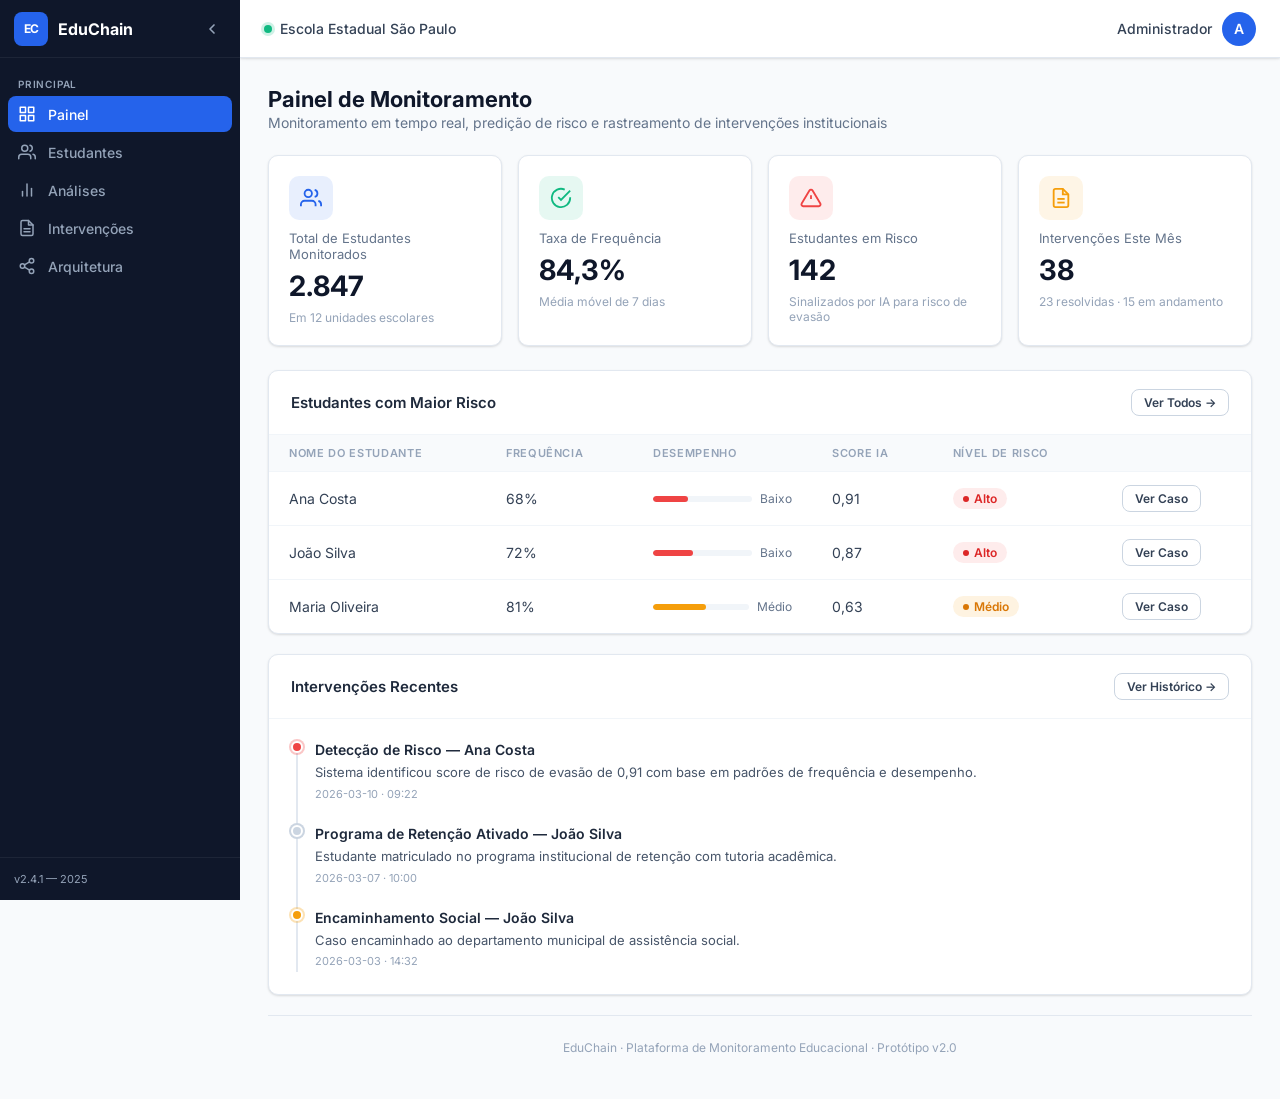
<file: index.html>
﻿<!DOCTYPE html>
<html lang="pt-BR">
<head>
  <meta charset="UTF-8">
  <meta name="viewport" content="width=device-width, initial-scale=1.0">
  <title>EduChain — Painel de Monitoramento</title>
  <link href="https://fonts.googleapis.com/css2?family=Inter:wght@400;500;600;700&display=swap" rel="stylesheet">
  <link rel="stylesheet" href="css/styles.css">
</head>
<body>

<div class="app-wrapper">
  <div class="sidebar-overlay" id="sidebarOverlay"></div>

  <!-- ════════ SIDEBAR ════════ -->
  <aside class="sidebar" id="sidebar">
    <div class="sidebar-header">
      <a href="index.html" class="sidebar-logo">
        <div class="logo-icon">EC</div>
        <span class="sidebar-brand">EduChain</span>
      </a>
      <button class="sidebar-toggle-btn" id="sidebarToggle" title="Colapsar menu">
        <svg width="16" height="16" viewBox="0 0 24 24" fill="none" stroke="currentColor" stroke-width="2.5" stroke-linecap="round" stroke-linejoin="round"><polyline points="15 18 9 12 15 6"></polyline></svg>
      </button>
    </div>
    <nav class="sidebar-nav">
      <div class="sidebar-section-title">Principal</div>
      <a href="index.html" class="sidebar-link" data-tooltip="Painel">
        <svg class="nav-icon" width="18" height="18" viewBox="0 0 24 24" fill="none" stroke="currentColor" stroke-width="2" stroke-linecap="round" stroke-linejoin="round"><rect x="3" y="3" width="7" height="7"/><rect x="14" y="3" width="7" height="7"/><rect x="14" y="14" width="7" height="7"/><rect x="3" y="14" width="7" height="7"/></svg>
        <span class="sidebar-label-text">Painel</span>
      </a>
      <a href="estudantes.html" class="sidebar-link" data-tooltip="Estudantes">
        <svg class="nav-icon" width="18" height="18" viewBox="0 0 24 24" fill="none" stroke="currentColor" stroke-width="2" stroke-linecap="round" stroke-linejoin="round"><path d="M17 21v-2a4 4 0 0 0-4-4H5a4 4 0 0 0-4 4v2"/><circle cx="9" cy="7" r="4"/><path d="M23 21v-2a4 4 0 0 0-3-3.87"/><path d="M16 3.13a4 4 0 0 1 0 7.75"/></svg>
        <span class="sidebar-label-text">Estudantes</span>
      </a>
      <a href="analises.html" class="sidebar-link" data-tooltip="Análises">
        <svg class="nav-icon" width="18" height="18" viewBox="0 0 24 24" fill="none" stroke="currentColor" stroke-width="2" stroke-linecap="round" stroke-linejoin="round"><line x1="18" y1="20" x2="18" y2="10"/><line x1="12" y1="20" x2="12" y2="4"/><line x1="6" y1="20" x2="6" y2="14"/></svg>
        <span class="sidebar-label-text">Análises</span>
      </a>
      <a href="intervencoes.html" class="sidebar-link" data-tooltip="Intervenções">
        <svg class="nav-icon" width="18" height="18" viewBox="0 0 24 24" fill="none" stroke="currentColor" stroke-width="2" stroke-linecap="round" stroke-linejoin="round"><path d="M14 2H6a2 2 0 0 0-2 2v16a2 2 0 0 0 2 2h12a2 2 0 0 0 2-2V8z"/><polyline points="14 2 14 8 20 8"/><line x1="16" y1="13" x2="8" y2="13"/><line x1="16" y1="17" x2="8" y2="17"/></svg>
        <span class="sidebar-label-text">Intervenções</span>
      </a>
      <a href="arquitetura.html" class="sidebar-link" data-tooltip="Arquitetura">
        <svg class="nav-icon" width="18" height="18" viewBox="0 0 24 24" fill="none" stroke="currentColor" stroke-width="2" stroke-linecap="round" stroke-linejoin="round"><circle cx="18" cy="5" r="3"/><circle cx="6" cy="12" r="3"/><circle cx="18" cy="19" r="3"/><line x1="8.59" y1="13.51" x2="15.42" y2="17.49"/><line x1="15.41" y1="6.51" x2="8.59" y2="10.49"/></svg>
        <span class="sidebar-label-text">Arquitetura</span>
      </a>
    </nav>
    <div class="sidebar-footer">
      <div class="sidebar-footer-info">
        <span class="sidebar-label-text">v2.4.1 — 2025</span>
      </div>
    </div>
  </aside>

  <!-- ════════ MAIN ════════ -->
  <div class="main-wrapper" id="mainWrapper">
    <header class="topbar">
      <div class="topbar-left">
        <button class="mobile-toggle" id="mobileToggle" title="Menu">
          <svg width="20" height="20" viewBox="0 0 24 24" fill="none" stroke="currentColor" stroke-width="2" stroke-linecap="round" stroke-linejoin="round"><line x1="3" y1="12" x2="21" y2="12"/><line x1="3" y1="6" x2="21" y2="6"/><line x1="3" y1="18" x2="21" y2="18"/></svg>
        </button>
        <div class="school-badge">
          <span class="school-dot"></span>
          Escola Estadual São Paulo
        </div>
      </div>
      <div class="topbar-right">
        <div class="topbar-user">
          <span class="topbar-username">Administrador</span>
          <div class="avatar">A</div>
        </div>
      </div>
    </header>

    <main class="content">

      <div class="page-header">
        <div class="page-header-text">
          <h1>Painel de Monitoramento</h1>
          <p>Monitoramento em tempo real, predição de risco e rastreamento de intervenções institucionais</p>
        </div>
      </div>

      <!-- Métricas -->
      <div class="metrics-grid">
        <div class="metric-card">
          <div class="metric-icon icon-blue">
            <svg width="22" height="22" fill="none" stroke="currentColor" stroke-width="2" viewBox="0 0 24 24"><path d="M17 21v-2a4 4 0 0 0-4-4H5a4 4 0 0 0-4 4v2"/><circle cx="9" cy="7" r="4"/><path d="M23 21v-2a4 4 0 0 0-3-3.87"/><path d="M16 3.13a4 4 0 0 1 0 7.75"/></svg>
          </div>
          <div class="metric-label">Total de Estudantes Monitorados</div>
          <div class="metric-value">2.847</div>
          <div class="metric-sub">Em 12 unidades escolares</div>
        </div>
        <div class="metric-card">
          <div class="metric-icon icon-green">
            <svg width="22" height="22" fill="none" stroke="currentColor" stroke-width="2" viewBox="0 0 24 24"><path d="M22 11.08V12a10 10 0 1 1-5.93-9.14"/><polyline points="22 4 12 14.01 9 11.01"/></svg>
          </div>
          <div class="metric-label">Taxa de Frequência</div>
          <div class="metric-value">84,3%</div>
          <div class="metric-sub">Média móvel de 7 dias</div>
        </div>
        <div class="metric-card">
          <div class="metric-icon icon-red">
            <svg width="22" height="22" fill="none" stroke="currentColor" stroke-width="2" viewBox="0 0 24 24"><path d="M10.29 3.86L1.82 18a2 2 0 0 0 1.71 3h16.94a2 2 0 0 0 1.71-3L13.71 3.86a2 2 0 0 0-3.42 0z"/><line x1="12" y1="9" x2="12" y2="13"/><line x1="12" y1="17" x2="12.01" y2="17"/></svg>
          </div>
          <div class="metric-label">Estudantes em Risco</div>
          <div class="metric-value">142</div>
          <div class="metric-sub">Sinalizados por IA para risco de evasão</div>
        </div>
        <div class="metric-card">
          <div class="metric-icon icon-yellow">
            <svg width="22" height="22" fill="none" stroke="currentColor" stroke-width="2" viewBox="0 0 24 24"><path d="M14 2H6a2 2 0 0 0-2 2v16a2 2 0 0 0 2 2h12a2 2 0 0 0 2-2V8z"/><polyline points="14 2 14 8 20 8"/><line x1="16" y1="13" x2="8" y2="13"/><line x1="16" y1="17" x2="8" y2="17"/></svg>
          </div>
          <div class="metric-label">Intervenções Este Mês</div>
          <div class="metric-value">38</div>
          <div class="metric-sub">23 resolvidas · 15 em andamento</div>
        </div>
      </div>

      <!-- Tabela de Risco Rápida -->
      <div class="section-card">
        <div class="section-header">
          <h2>Estudantes com Maior Risco</h2>
          <a href="estudantes.html" class="btn btn-outline btn-sm">Ver Todos →</a>
        </div>
        <div class="table-wrap">
          <table class="data-table">
            <thead>
              <tr>
                <th>Nome do Estudante</th>
                <th>Frequência</th>
                <th>Desempenho</th>
                <th>Score IA</th>
                <th>Nível de Risco</th>
                <th></th>
              </tr>
            </thead>
            <tbody>
              <tr>
                <td>Ana Costa</td>
                <td>68%</td>
                <td>
                  <div class="perf-bar-container">
                    <div class="perf-bar-track"><div class="perf-bar-fill" style="width:35%;background:var(--red)"></div></div>
                    <span class="perf-label">Baixo</span>
                  </div>
                </td>
                <td>0,91</td>
                <td><span class="badge badge-high"><span class="badge-dot"></span>Alto</span></td>
                <td><a href="estudantes.html" class="btn btn-outline btn-sm">Ver Caso</a></td>
              </tr>
              <tr>
                <td>João Silva</td>
                <td>72%</td>
                <td>
                  <div class="perf-bar-container">
                    <div class="perf-bar-track"><div class="perf-bar-fill" style="width:40%;background:var(--red)"></div></div>
                    <span class="perf-label">Baixo</span>
                  </div>
                </td>
                <td>0,87</td>
                <td><span class="badge badge-high"><span class="badge-dot"></span>Alto</span></td>
                <td><a href="estudantes.html" class="btn btn-outline btn-sm">Ver Caso</a></td>
              </tr>
              <tr>
                <td>Maria Oliveira</td>
                <td>81%</td>
                <td>
                  <div class="perf-bar-container">
                    <div class="perf-bar-track"><div class="perf-bar-fill" style="width:55%;background:var(--yellow)"></div></div>
                    <span class="perf-label">Médio</span>
                  </div>
                </td>
                <td>0,63</td>
                <td><span class="badge badge-medium"><span class="badge-dot"></span>Médio</span></td>
                <td><a href="estudantes.html" class="btn btn-outline btn-sm">Ver Caso</a></td>
              </tr>
            </tbody>
          </table>
        </div>
      </div>

      <!-- Intervenções Recentes -->
      <div class="section-card">
        <div class="section-header">
          <h2>Intervenções Recentes</h2>
          <a href="intervencoes.html" class="btn btn-outline btn-sm">Ver Histórico →</a>
        </div>
        <div class="section-body padded">
          <div class="timeline">
            <div class="tl-item">
              <div class="tl-rail">
                <div class="tl-dot dot-red"></div>
                <div class="tl-line"></div>
              </div>
              <div class="tl-content">
                <div class="tl-title">Detecção de Risco — Ana Costa</div>
                <div class="tl-desc">Sistema identificou score de risco de evasão de 0,91 com base em padrões de frequência e desempenho.</div>
                <div class="tl-time">2026-03-10 · 09:22</div>
              </div>
            </div>
            <div class="tl-item">
              <div class="tl-rail">
                <div class="tl-dot"></div>
                <div class="tl-line"></div>
              </div>
              <div class="tl-content">
                <div class="tl-title">Programa de Retenção Ativado — João Silva</div>
                <div class="tl-desc">Estudante matriculado no programa institucional de retenção com tutoria acadêmica.</div>
                <div class="tl-time">2026-03-07 · 10:00</div>
              </div>
            </div>
            <div class="tl-item">
              <div class="tl-rail">
                <div class="tl-dot dot-yellow"></div>
              </div>
              <div class="tl-content">
                <div class="tl-title">Encaminhamento Social — João Silva</div>
                <div class="tl-desc">Caso encaminhado ao departamento municipal de assistência social.</div>
                <div class="tl-time">2026-03-03 · 14:32</div>
              </div>
            </div>
          </div>
        </div>
      </div>

      <div class="footer">EduChain · Plataforma de Monitoramento Educacional · Protótipo v2.0</div>
    </main>
  </div>
</div>

<script src="js/script.js"></script>
</body>
</html>
</file>
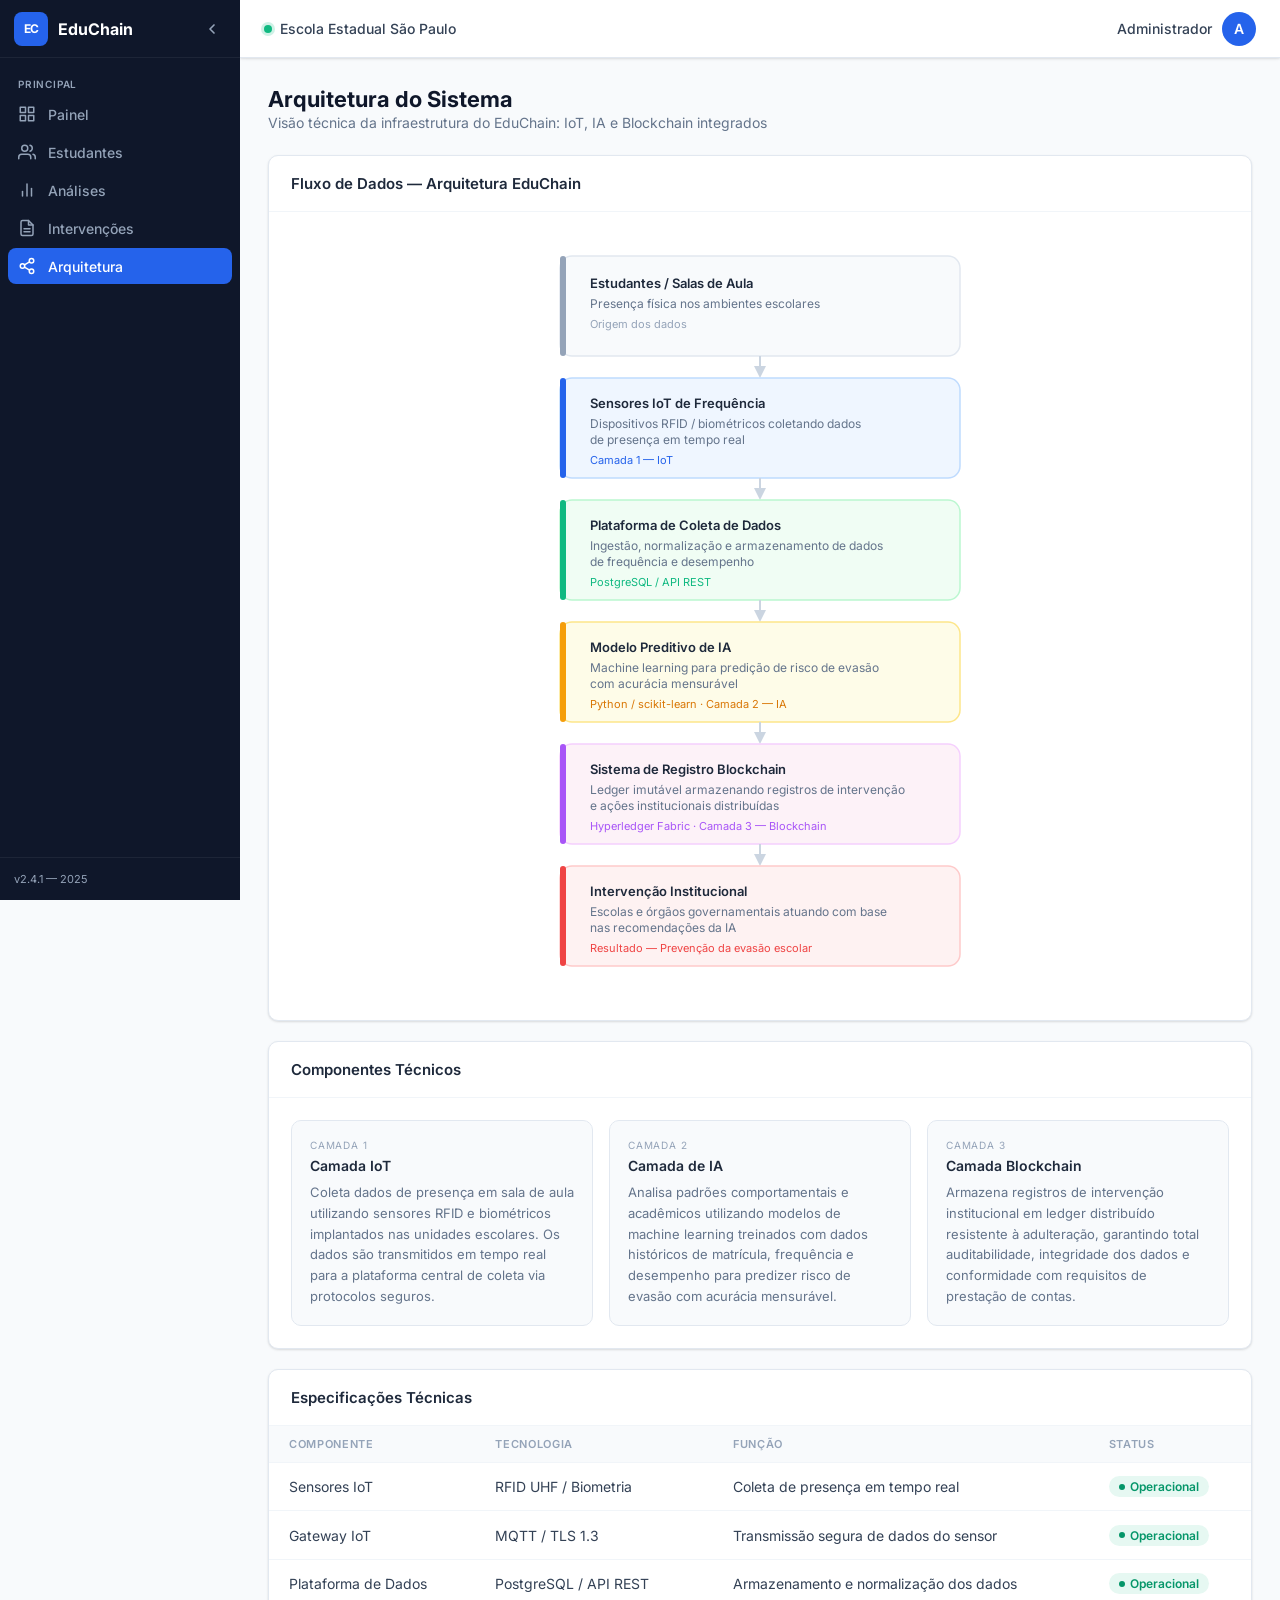
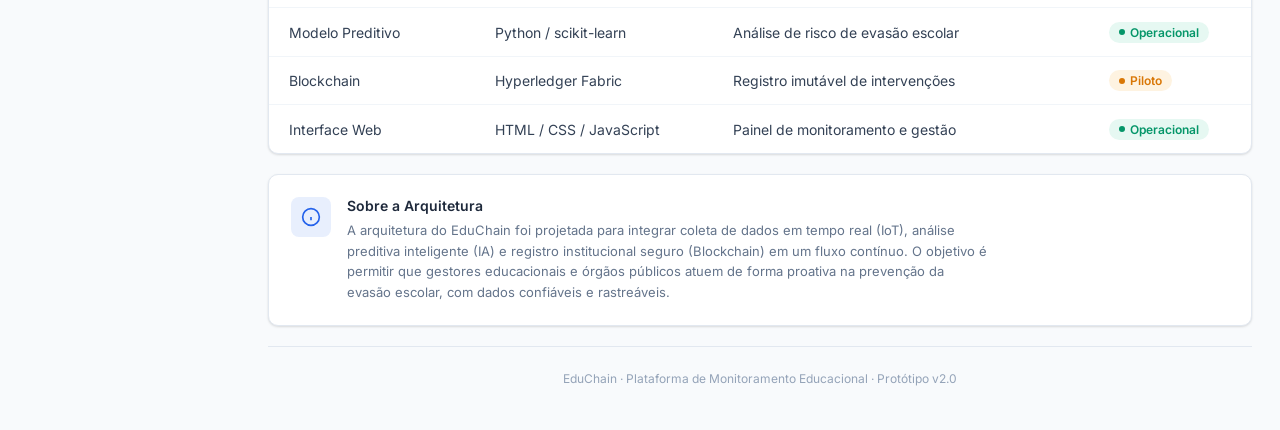
<file: arquitetura.html>
﻿<!DOCTYPE html>
<html lang="pt-BR">
<head>
  <meta charset="UTF-8">
  <meta name="viewport" content="width=device-width, initial-scale=1.0">
  <title>EduChain — Arquitetura do Sistema</title>
  <link href="https://fonts.googleapis.com/css2?family=Inter:wght@400;500;600;700&display=swap" rel="stylesheet">
  <link rel="stylesheet" href="css/styles.css">
</head>
<body>

<div class="app-wrapper">
  <div class="sidebar-overlay" id="sidebarOverlay"></div>

  <aside class="sidebar" id="sidebar">
    <div class="sidebar-header">
      <a href="index.html" class="sidebar-logo">
        <div class="logo-icon">EC</div>
        <span class="sidebar-brand">EduChain</span>
      </a>
      <button class="sidebar-toggle-btn" id="sidebarToggle" title="Colapsar menu">
        <svg width="16" height="16" viewBox="0 0 24 24" fill="none" stroke="currentColor" stroke-width="2.5" stroke-linecap="round" stroke-linejoin="round"><polyline points="15 18 9 12 15 6"></polyline></svg>
      </button>
    </div>
    <nav class="sidebar-nav">
      <div class="sidebar-section-title">Principal</div>
      <a href="index.html" class="sidebar-link" data-tooltip="Painel">
        <svg class="nav-icon" width="18" height="18" viewBox="0 0 24 24" fill="none" stroke="currentColor" stroke-width="2" stroke-linecap="round" stroke-linejoin="round"><rect x="3" y="3" width="7" height="7"/><rect x="14" y="3" width="7" height="7"/><rect x="14" y="14" width="7" height="7"/><rect x="3" y="14" width="7" height="7"/></svg>
        <span class="sidebar-label-text">Painel</span>
      </a>
      <a href="estudantes.html" class="sidebar-link" data-tooltip="Estudantes">
        <svg class="nav-icon" width="18" height="18" viewBox="0 0 24 24" fill="none" stroke="currentColor" stroke-width="2" stroke-linecap="round" stroke-linejoin="round"><path d="M17 21v-2a4 4 0 0 0-4-4H5a4 4 0 0 0-4 4v2"/><circle cx="9" cy="7" r="4"/><path d="M23 21v-2a4 4 0 0 0-3-3.87"/><path d="M16 3.13a4 4 0 0 1 0 7.75"/></svg>
        <span class="sidebar-label-text">Estudantes</span>
      </a>
      <a href="analises.html" class="sidebar-link" data-tooltip="Análises">
        <svg class="nav-icon" width="18" height="18" viewBox="0 0 24 24" fill="none" stroke="currentColor" stroke-width="2" stroke-linecap="round" stroke-linejoin="round"><line x1="18" y1="20" x2="18" y2="10"/><line x1="12" y1="20" x2="12" y2="4"/><line x1="6" y1="20" x2="6" y2="14"/></svg>
        <span class="sidebar-label-text">Análises</span>
      </a>
      <a href="intervencoes.html" class="sidebar-link" data-tooltip="Intervenções">
        <svg class="nav-icon" width="18" height="18" viewBox="0 0 24 24" fill="none" stroke="currentColor" stroke-width="2" stroke-linecap="round" stroke-linejoin="round"><path d="M14 2H6a2 2 0 0 0-2 2v16a2 2 0 0 0 2 2h12a2 2 0 0 0 2-2V8z"/><polyline points="14 2 14 8 20 8"/><line x1="16" y1="13" x2="8" y2="13"/><line x1="16" y1="17" x2="8" y2="17"/></svg>
        <span class="sidebar-label-text">Intervenções</span>
      </a>
      <a href="arquitetura.html" class="sidebar-link" data-tooltip="Arquitetura">
        <svg class="nav-icon" width="18" height="18" viewBox="0 0 24 24" fill="none" stroke="currentColor" stroke-width="2" stroke-linecap="round" stroke-linejoin="round"><circle cx="18" cy="5" r="3"/><circle cx="6" cy="12" r="3"/><circle cx="18" cy="19" r="3"/><line x1="8.59" y1="13.51" x2="15.42" y2="17.49"/><line x1="15.41" y1="6.51" x2="8.59" y2="10.49"/></svg>
        <span class="sidebar-label-text">Arquitetura</span>
      </a>
    </nav>
    <div class="sidebar-footer">
      <div class="sidebar-footer-info"><span class="sidebar-label-text">v2.4.1 — 2025</span></div>
    </div>
  </aside>

  <div class="main-wrapper" id="mainWrapper">
    <header class="topbar">
      <div class="topbar-left">
        <button class="mobile-toggle" id="mobileToggle" title="Menu">
          <svg width="20" height="20" viewBox="0 0 24 24" fill="none" stroke="currentColor" stroke-width="2" stroke-linecap="round" stroke-linejoin="round"><line x1="3" y1="12" x2="21" y2="12"/><line x1="3" y1="6" x2="21" y2="6"/><line x1="3" y1="18" x2="21" y2="18"/></svg>
        </button>
        <div class="school-badge">
          <span class="school-dot"></span>
          Escola Estadual São Paulo
        </div>
      </div>
      <div class="topbar-right">
        <div class="topbar-user">
          <span class="topbar-username">Administrador</span>
          <div class="avatar">A</div>
        </div>
      </div>
    </header>

    <main class="content">

      <div class="page-header">
        <div class="page-header-text">
          <h1>Arquitetura do Sistema</h1>
          <p>Visão técnica da infraestrutura do EduChain: IoT, IA e Blockchain integrados</p>
        </div>
      </div>

      <!-- Diagrama SVG -->
      <div class="section-card">
        <div class="section-header">
          <h2>Fluxo de Dados — Arquitetura EduChain</h2>
        </div>
        <div class="arch-svg-wrapper">
          <svg xmlns="http://www.w3.org/2000/svg" viewBox="0 0 520 760" width="520" height="760" font-family="Inter, system-ui, sans-serif">

            <!-- Node 1: Estudantes -->
            <rect x="60" y="20" width="400" height="100" rx="12" fill="#f8fafc" stroke="#e2e8f0" stroke-width="1.5"/>
            <rect x="60" y="20" width="6" height="100" rx="3" fill="#94a3b8"/>
            <text x="90" y="52" font-size="13" font-weight="600" fill="#1e293b">Estudantes / Salas de Aula</text>
            <text x="90" y="72" font-size="12" fill="#64748b">Presença física nos ambientes escolares</text>
            <text x="90" y="92" font-size="11" fill="#94a3b8">Origem dos dados</text>

            <!-- Arrow 1 -->
            <line x1="260" y1="120" x2="260" y2="138" stroke="#cbd5e1" stroke-width="2"/>
            <polygon points="254,130 260,142 266,130" fill="#cbd5e1"/>

            <!-- Node 2: IoT -->
            <rect x="60" y="142" width="400" height="100" rx="12" fill="#eff6ff" stroke="#bfdbfe" stroke-width="1.5"/>
            <rect x="60" y="142" width="6" height="100" rx="3" fill="#2563eb"/>
            <text x="90" y="172" font-size="13" font-weight="600" fill="#1e293b">Sensores IoT de Frequência</text>
            <text x="90" y="192" font-size="12" fill="#64748b">Dispositivos RFID / biométricos coletando dados</text>
            <text x="90" y="208" font-size="12" fill="#64748b">de presença em tempo real</text>
            <text x="90" y="228" font-size="11" fill="#2563eb">Camada 1 — IoT</text>

            <!-- Arrow 2 -->
            <line x1="260" y1="242" x2="260" y2="260" stroke="#cbd5e1" stroke-width="2"/>
            <polygon points="254,252 260,264 266,252" fill="#cbd5e1"/>

            <!-- Node 3: Plataforma de Dados -->
            <rect x="60" y="264" width="400" height="100" rx="12" fill="#f0fdf4" stroke="#bbf7d0" stroke-width="1.5"/>
            <rect x="60" y="264" width="6" height="100" rx="3" fill="#10b981"/>
            <text x="90" y="294" font-size="13" font-weight="600" fill="#1e293b">Plataforma de Coleta de Dados</text>
            <text x="90" y="314" font-size="12" fill="#64748b">Ingestão, normalização e armazenamento de dados</text>
            <text x="90" y="330" font-size="12" fill="#64748b">de frequência e desempenho</text>
            <text x="90" y="350" font-size="11" fill="#10b981">PostgreSQL / API REST</text>

            <!-- Arrow 3 -->
            <line x1="260" y1="364" x2="260" y2="382" stroke="#cbd5e1" stroke-width="2"/>
            <polygon points="254,374 260,386 266,374" fill="#cbd5e1"/>

            <!-- Node 4: IA -->
            <rect x="60" y="386" width="400" height="100" rx="12" fill="#fefce8" stroke="#fde68a" stroke-width="1.5"/>
            <rect x="60" y="386" width="6" height="100" rx="3" fill="#f59e0b"/>
            <text x="90" y="416" font-size="13" font-weight="600" fill="#1e293b">Modelo Preditivo de IA</text>
            <text x="90" y="436" font-size="12" fill="#64748b">Machine learning para predição de risco de evasão</text>
            <text x="90" y="452" font-size="12" fill="#64748b">com acurácia mensurável</text>
            <text x="90" y="472" font-size="11" fill="#d97706">Python / scikit-learn · Camada 2 — IA</text>

            <!-- Arrow 4 -->
            <line x1="260" y1="486" x2="260" y2="504" stroke="#cbd5e1" stroke-width="2"/>
            <polygon points="254,496 260,508 266,496" fill="#cbd5e1"/>

            <!-- Node 5: Blockchain -->
            <rect x="60" y="508" width="400" height="100" rx="12" fill="#fdf2f8" stroke="#f5d0fe" stroke-width="1.5"/>
            <rect x="60" y="508" width="6" height="100" rx="3" fill="#a855f7"/>
            <text x="90" y="538" font-size="13" font-weight="600" fill="#1e293b">Sistema de Registro Blockchain</text>
            <text x="90" y="558" font-size="12" fill="#64748b">Ledger imutável armazenando registros de intervenção</text>
            <text x="90" y="574" font-size="12" fill="#64748b">e ações institucionais distribuídas</text>
            <text x="90" y="594" font-size="11" fill="#a855f7">Hyperledger Fabric · Camada 3 — Blockchain</text>

            <!-- Arrow 5 -->
            <line x1="260" y1="608" x2="260" y2="626" stroke="#cbd5e1" stroke-width="2"/>
            <polygon points="254,618 260,630 266,618" fill="#cbd5e1"/>

            <!-- Node 6: Intervenção -->
            <rect x="60" y="630" width="400" height="100" rx="12" fill="#fef2f2" stroke="#fecaca" stroke-width="1.5"/>
            <rect x="60" y="630" width="6" height="100" rx="3" fill="#ef4444"/>
            <text x="90" y="660" font-size="13" font-weight="600" fill="#1e293b">Intervenção Institucional</text>
            <text x="90" y="680" font-size="12" fill="#64748b">Escolas e órgãos governamentais atuando com base</text>
            <text x="90" y="696" font-size="12" fill="#64748b">nas recomendações da IA</text>
            <text x="90" y="716" font-size="11" fill="#ef4444">Resultado — Prevenção da evasão escolar</text>

          </svg>
        </div>
      </div>

      <!-- Componentes Técnicos -->
      <div class="section-card">
        <div class="section-header"><h2>Componentes Técnicos</h2></div>
        <div class="section-body padded">
          <div class="tech-grid">
            <div class="tech-card">
              <div class="tech-card-label">Camada 1</div>
              <h4>Camada IoT</h4>
              <p>Coleta dados de presença em sala de aula utilizando sensores RFID e biométricos implantados nas unidades escolares. Os dados são transmitidos em tempo real para a plataforma central de coleta via protocolos seguros.</p>
            </div>
            <div class="tech-card">
              <div class="tech-card-label">Camada 2</div>
              <h4>Camada de IA</h4>
              <p>Analisa padrões comportamentais e acadêmicos utilizando modelos de machine learning treinados com dados históricos de matrícula, frequência e desempenho para predizer risco de evasão com acurácia mensurável.</p>
            </div>
            <div class="tech-card">
              <div class="tech-card-label">Camada 3</div>
              <h4>Camada Blockchain</h4>
              <p>Armazena registros de intervenção institucional em ledger distribuído resistente à adulteração, garantindo total auditabilidade, integridade dos dados e conformidade com requisitos de prestação de contas.</p>
            </div>
          </div>
        </div>
      </div>

      <!-- Especificações Técnicas -->
      <div class="section-card">
        <div class="section-header"><h2>Especificações Técnicas</h2></div>
        <div class="table-wrap">
          <table class="data-table">
            <thead>
              <tr>
                <th>Componente</th>
                <th>Tecnologia</th>
                <th>Função</th>
                <th>Status</th>
              </tr>
            </thead>
            <tbody>
              <tr>
                <td>Sensores IoT</td>
                <td>RFID UHF / Biometria</td>
                <td>Coleta de presença em tempo real</td>
                <td><span class="badge badge-low"><span class="badge-dot"></span>Operacional</span></td>
              </tr>
              <tr>
                <td>Gateway IoT</td>
                <td>MQTT / TLS 1.3</td>
                <td>Transmissão segura de dados do sensor</td>
                <td><span class="badge badge-low"><span class="badge-dot"></span>Operacional</span></td>
              </tr>
              <tr>
                <td>Plataforma de Dados</td>
                <td>PostgreSQL / API REST</td>
                <td>Armazenamento e normalização dos dados</td>
                <td><span class="badge badge-low"><span class="badge-dot"></span>Operacional</span></td>
              </tr>
              <tr>
                <td>Modelo Preditivo</td>
                <td>Python / scikit-learn</td>
                <td>Análise de risco de evasão escolar</td>
                <td><span class="badge badge-low"><span class="badge-dot"></span>Operacional</span></td>
              </tr>
              <tr>
                <td>Blockchain</td>
                <td>Hyperledger Fabric</td>
                <td>Registro imutável de intervenções</td>
                <td><span class="badge badge-medium"><span class="badge-dot"></span>Piloto</span></td>
              </tr>
              <tr>
                <td>Interface Web</td>
                <td>HTML / CSS / JavaScript</td>
                <td>Painel de monitoramento e gestão</td>
                <td><span class="badge badge-low"><span class="badge-dot"></span>Operacional</span></td>
              </tr>
            </tbody>
          </table>
        </div>
      </div>

      <!-- Nota -->
      <div class="section-card">
        <div class="section-body padded">
          <div style="display:flex;gap:16px;align-items:flex-start">
            <div style="flex-shrink:0;width:40px;height:40px;background:var(--blue-soft);border-radius:8px;display:flex;align-items:center;justify-content:center">
              <svg width="20" height="20" fill="none" stroke="var(--blue)" stroke-width="2" viewBox="0 0 24 24"><circle cx="12" cy="12" r="10"/><line x1="12" y1="16" x2="12" y2="12"/><line x1="12" y1="8" x2="12.01" y2="8"/></svg>
            </div>
            <div>
              <h3 style="font-size:14px;font-weight:600;color:var(--gray-800);margin-bottom:6px">Sobre a Arquitetura</h3>
              <p style="font-size:13px;color:var(--gray-500);line-height:1.6;max-width:640px">
                A arquitetura do EduChain foi projetada para integrar coleta de dados em tempo real (IoT), análise preditiva inteligente (IA) e registro institucional seguro (Blockchain) em um fluxo contínuo. O objetivo é permitir que gestores educacionais e órgãos públicos atuem de forma proativa na prevenção da evasão escolar, com dados confiáveis e rastreáveis.
              </p>
            </div>
          </div>
        </div>
      </div>

      <div class="footer">EduChain · Plataforma de Monitoramento Educacional · Protótipo v2.0</div>
    </main>
  </div>
</div>

<script src="js/script.js"></script>
</body>
</html>
</file>
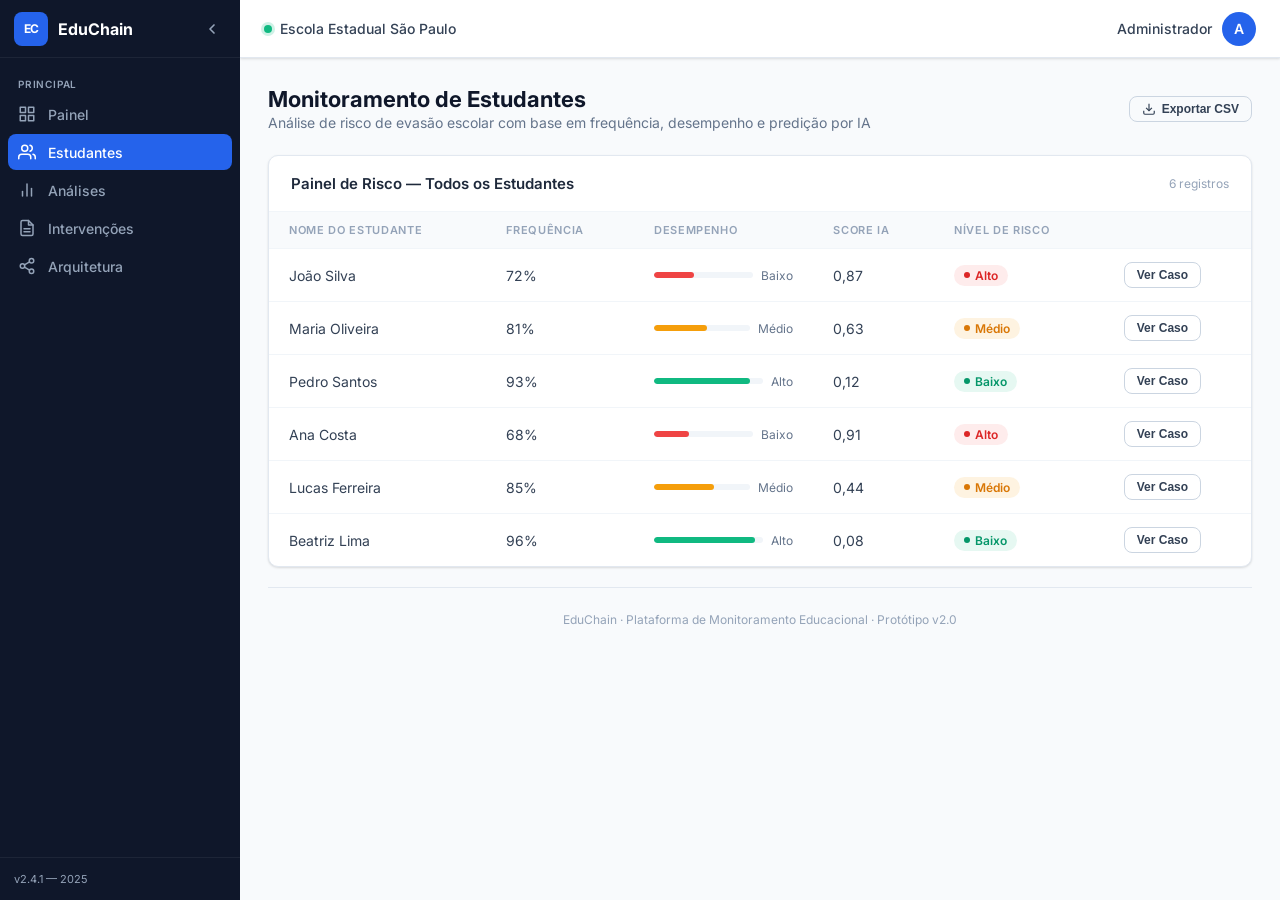
<file: estudantes.html>
﻿<!DOCTYPE html>
<html lang="pt-BR">
<head>
  <meta charset="UTF-8">
  <meta name="viewport" content="width=device-width, initial-scale=1.0">
  <title>EduChain — Monitoramento de Estudantes</title>
  <link href="https://fonts.googleapis.com/css2?family=Inter:wght@400;500;600;700&display=swap" rel="stylesheet">
  <link rel="stylesheet" href="css/styles.css">
</head>
<body>

<div class="app-wrapper">
  <div class="sidebar-overlay" id="sidebarOverlay"></div>

  <aside class="sidebar" id="sidebar">
    <div class="sidebar-header">
      <a href="index.html" class="sidebar-logo">
        <div class="logo-icon">EC</div>
        <span class="sidebar-brand">EduChain</span>
      </a>
      <button class="sidebar-toggle-btn" id="sidebarToggle" title="Colapsar menu">
        <svg width="16" height="16" viewBox="0 0 24 24" fill="none" stroke="currentColor" stroke-width="2.5" stroke-linecap="round" stroke-linejoin="round"><polyline points="15 18 9 12 15 6"></polyline></svg>
      </button>
    </div>
    <nav class="sidebar-nav">
      <div class="sidebar-section-title">Principal</div>
      <a href="index.html" class="sidebar-link" data-tooltip="Painel">
        <svg class="nav-icon" width="18" height="18" viewBox="0 0 24 24" fill="none" stroke="currentColor" stroke-width="2" stroke-linecap="round" stroke-linejoin="round"><rect x="3" y="3" width="7" height="7"/><rect x="14" y="3" width="7" height="7"/><rect x="14" y="14" width="7" height="7"/><rect x="3" y="14" width="7" height="7"/></svg>
        <span class="sidebar-label-text">Painel</span>
      </a>
      <a href="estudantes.html" class="sidebar-link" data-tooltip="Estudantes">
        <svg class="nav-icon" width="18" height="18" viewBox="0 0 24 24" fill="none" stroke="currentColor" stroke-width="2" stroke-linecap="round" stroke-linejoin="round"><path d="M17 21v-2a4 4 0 0 0-4-4H5a4 4 0 0 0-4 4v2"/><circle cx="9" cy="7" r="4"/><path d="M23 21v-2a4 4 0 0 0-3-3.87"/><path d="M16 3.13a4 4 0 0 1 0 7.75"/></svg>
        <span class="sidebar-label-text">Estudantes</span>
      </a>
      <a href="analises.html" class="sidebar-link" data-tooltip="Análises">
        <svg class="nav-icon" width="18" height="18" viewBox="0 0 24 24" fill="none" stroke="currentColor" stroke-width="2" stroke-linecap="round" stroke-linejoin="round"><line x1="18" y1="20" x2="18" y2="10"/><line x1="12" y1="20" x2="12" y2="4"/><line x1="6" y1="20" x2="6" y2="14"/></svg>
        <span class="sidebar-label-text">Análises</span>
      </a>
      <a href="intervencoes.html" class="sidebar-link" data-tooltip="Intervenções">
        <svg class="nav-icon" width="18" height="18" viewBox="0 0 24 24" fill="none" stroke="currentColor" stroke-width="2" stroke-linecap="round" stroke-linejoin="round"><path d="M14 2H6a2 2 0 0 0-2 2v16a2 2 0 0 0 2 2h12a2 2 0 0 0 2-2V8z"/><polyline points="14 2 14 8 20 8"/><line x1="16" y1="13" x2="8" y2="13"/><line x1="16" y1="17" x2="8" y2="17"/></svg>
        <span class="sidebar-label-text">Intervenções</span>
      </a>
      <a href="arquitetura.html" class="sidebar-link" data-tooltip="Arquitetura">
        <svg class="nav-icon" width="18" height="18" viewBox="0 0 24 24" fill="none" stroke="currentColor" stroke-width="2" stroke-linecap="round" stroke-linejoin="round"><circle cx="18" cy="5" r="3"/><circle cx="6" cy="12" r="3"/><circle cx="18" cy="19" r="3"/><line x1="8.59" y1="13.51" x2="15.42" y2="17.49"/><line x1="15.41" y1="6.51" x2="8.59" y2="10.49"/></svg>
        <span class="sidebar-label-text">Arquitetura</span>
      </a>
    </nav>
    <div class="sidebar-footer">
      <div class="sidebar-footer-info"><span class="sidebar-label-text">v2.4.1 — 2025</span></div>
    </div>
  </aside>

  <div class="main-wrapper" id="mainWrapper">
    <header class="topbar">
      <div class="topbar-left">
        <button class="mobile-toggle" id="mobileToggle" title="Menu">
          <svg width="20" height="20" viewBox="0 0 24 24" fill="none" stroke="currentColor" stroke-width="2" stroke-linecap="round" stroke-linejoin="round"><line x1="3" y1="12" x2="21" y2="12"/><line x1="3" y1="6" x2="21" y2="6"/><line x1="3" y1="18" x2="21" y2="18"/></svg>
        </button>
        <div class="school-badge">
          <span class="school-dot"></span>
          Escola Estadual São Paulo
        </div>
      </div>
      <div class="topbar-right">
        <div class="topbar-user">
          <span class="topbar-username">Administrador</span>
          <div class="avatar">A</div>
        </div>
      </div>
    </header>

    <main class="content">

      <div class="page-header">
        <div class="page-header-text">
          <h1>Monitoramento de Estudantes</h1>
          <p>Análise de risco de evasão escolar com base em frequência, desempenho e predição por IA</p>
        </div>
        <button class="btn btn-outline btn-sm">
          <svg width="14" height="14" fill="none" stroke="currentColor" stroke-width="2" viewBox="0 0 24 24"><path d="M21 15v4a2 2 0 0 1-2 2H5a2 2 0 0 1-2-2v-4"/><polyline points="7 10 12 15 17 10"/><line x1="12" y1="15" x2="12" y2="3"/></svg>
          Exportar CSV
        </button>
      </div>

      <div class="section-card">
        <div class="section-header">
          <h2>Painel de Risco — Todos os Estudantes</h2>
          <span style="font-size:12px;color:var(--gray-400)">6 registros</span>
        </div>
        <div class="table-wrap">
          <table class="data-table">
            <thead>
              <tr>
                <th>Nome do Estudante</th>
                <th>Frequência</th>
                <th>Desempenho</th>
                <th>Score IA</th>
                <th>Nível de Risco</th>
                <th></th>
              </tr>
            </thead>
            <tbody>
              <tr>
                <td>João Silva</td>
                <td>72%</td>
                <td><div class="perf-bar-container"><div class="perf-bar-track"><div class="perf-bar-fill" style="width:40%;background:var(--red)"></div></div><span class="perf-label">Baixo</span></div></td>
                <td>0,87</td>
                <td><span class="badge badge-high"><span class="badge-dot"></span>Alto</span></td>
                <td><button class="btn btn-outline btn-sm" onclick="toggleCase('case-joao')">Ver Caso</button></td>
              </tr>
              <tr>
                <td>Maria Oliveira</td>
                <td>81%</td>
                <td><div class="perf-bar-container"><div class="perf-bar-track"><div class="perf-bar-fill" style="width:55%;background:var(--yellow)"></div></div><span class="perf-label">Médio</span></div></td>
                <td>0,63</td>
                <td><span class="badge badge-medium"><span class="badge-dot"></span>Médio</span></td>
                <td><button class="btn btn-outline btn-sm" onclick="toggleCase('case-maria')">Ver Caso</button></td>
              </tr>
              <tr>
                <td>Pedro Santos</td>
                <td>93%</td>
                <td><div class="perf-bar-container"><div class="perf-bar-track"><div class="perf-bar-fill" style="width:88%;background:var(--green)"></div></div><span class="perf-label">Alto</span></div></td>
                <td>0,12</td>
                <td><span class="badge badge-low"><span class="badge-dot"></span>Baixo</span></td>
                <td><button class="btn btn-outline btn-sm" onclick="toggleCase('case-pedro')">Ver Caso</button></td>
              </tr>
              <tr>
                <td>Ana Costa</td>
                <td>68%</td>
                <td><div class="perf-bar-container"><div class="perf-bar-track"><div class="perf-bar-fill" style="width:35%;background:var(--red)"></div></div><span class="perf-label">Baixo</span></div></td>
                <td>0,91</td>
                <td><span class="badge badge-high"><span class="badge-dot"></span>Alto</span></td>
                <td><button class="btn btn-outline btn-sm" onclick="toggleCase('case-ana')">Ver Caso</button></td>
              </tr>
              <tr>
                <td>Lucas Ferreira</td>
                <td>85%</td>
                <td><div class="perf-bar-container"><div class="perf-bar-track"><div class="perf-bar-fill" style="width:62%;background:var(--yellow)"></div></div><span class="perf-label">Médio</span></div></td>
                <td>0,44</td>
                <td><span class="badge badge-medium"><span class="badge-dot"></span>Médio</span></td>
                <td><button class="btn btn-outline btn-sm" onclick="toggleCase('case-lucas')">Ver Caso</button></td>
              </tr>
              <tr>
                <td>Beatriz Lima</td>
                <td>96%</td>
                <td><div class="perf-bar-container"><div class="perf-bar-track"><div class="perf-bar-fill" style="width:92%;background:var(--green)"></div></div><span class="perf-label">Alto</span></div></td>
                <td>0,08</td>
                <td><span class="badge badge-low"><span class="badge-dot"></span>Baixo</span></td>
                <td><button class="btn btn-outline btn-sm" onclick="toggleCase('case-beatriz')">Ver Caso</button></td>
              </tr>
            </tbody>
          </table>
        </div>

        <!-- Painel: João Silva -->
        <div class="case-panel" id="case-joao">
          <div class="case-grid">
            <div class="case-block">
              <h3>Perfil do Estudante</h3>
              <div class="case-meta">
                <div class="case-meta-row"><span class="case-meta-label">Estudante</span><span class="case-meta-value">João Silva</span></div>
                <div class="case-meta-row"><span class="case-meta-label">Frequência</span><span class="case-meta-value">72%</span></div>
                <div class="case-meta-row"><span class="case-meta-label">Score de Risco</span><span class="case-meta-value" style="color:var(--red)">0,87 — Alto</span></div>
                <div class="case-meta-row"><span class="case-meta-label">Série</span><span class="case-meta-value">9º Ano</span></div>
                <div class="case-meta-row"><span class="case-meta-label">Unidade Escolar</span><span class="case-meta-value">EE São Paulo — Unidade 3</span></div>
              </div>
            </div>
            <div class="case-block">
              <h3>Padrões Detectados pela IA</h3>
              <ul class="pattern-list">
                <li>Queda de frequência nas últimas 6 semanas</li>
                <li>Queda de desempenho em 3 avaliações consecutivas</li>
                <li>Aumento de faltas às segundas e sextas-feiras</li>
              </ul>
              <h3 style="margin-top:20px">Ações Recomendadas</h3>
              <ul class="action-list">
                <li>Notificar a coordenação escolar</li>
                <li>Encaminhar estudante ao serviço de assistência social</li>
                <li>Ativar programa de retenção estudantil</li>
              </ul>
            </div>
            <div class="case-actions">
              <div class="btn-group">
                <button class="btn btn-primary">Notificar Coordenação</button>
                <button class="btn btn-primary">Encaminhar ao Social</button>
                <button class="btn btn-outline" onclick="toggleCase('case-joao')">Fechar</button>
              </div>
            </div>
          </div>
        </div>

        <!-- Painel: Maria Oliveira -->
        <div class="case-panel" id="case-maria">
          <div class="case-grid">
            <div class="case-block">
              <h3>Perfil do Estudante</h3>
              <div class="case-meta">
                <div class="case-meta-row"><span class="case-meta-label">Estudante</span><span class="case-meta-value">Maria Oliveira</span></div>
                <div class="case-meta-row"><span class="case-meta-label">Frequência</span><span class="case-meta-value">81%</span></div>
                <div class="case-meta-row"><span class="case-meta-label">Score de Risco</span><span class="case-meta-value" style="color:var(--yellow)">0,63 — Médio</span></div>
                <div class="case-meta-row"><span class="case-meta-label">Série</span><span class="case-meta-value">7º Ano</span></div>
              </div>
            </div>
            <div class="case-block">
              <h3>Padrões Detectados pela IA</h3>
              <ul class="pattern-list">
                <li>Frequência irregular nas últimas 3 semanas</li>
                <li>Leve queda de desempenho em Matemática</li>
              </ul>
              <h3 style="margin-top:20px">Ações Recomendadas</h3>
              <ul class="action-list">
                <li>Agendar reunião com estudante e família</li>
                <li>Monitorar frequência nas próximas 2 semanas</li>
              </ul>
            </div>
            <div class="case-actions">
              <div class="btn-group">
                <button class="btn btn-primary">Agendar Reunião</button>
                <button class="btn btn-outline" onclick="toggleCase('case-maria')">Fechar</button>
              </div>
            </div>
          </div>
        </div>

        <!-- Painel: Pedro Santos -->
        <div class="case-panel" id="case-pedro">
          <div class="case-grid">
            <div class="case-block">
              <h3>Perfil do Estudante</h3>
              <div class="case-meta">
                <div class="case-meta-row"><span class="case-meta-label">Estudante</span><span class="case-meta-value">Pedro Santos</span></div>
                <div class="case-meta-row"><span class="case-meta-label">Frequência</span><span class="case-meta-value">93%</span></div>
                <div class="case-meta-row"><span class="case-meta-label">Score de Risco</span><span class="case-meta-value" style="color:var(--green)">0,12 — Baixo</span></div>
                <div class="case-meta-row"><span class="case-meta-label">Série</span><span class="case-meta-value">8º Ano</span></div>
              </div>
            </div>
            <div class="case-block">
              <h3>Padrões Detectados pela IA</h3>
              <p style="font-size:14px;color:var(--green)">Nenhum padrão de risco detectado. Estudante com bom desempenho.</p>
            </div>
            <div class="case-actions">
              <div class="btn-group"><button class="btn btn-outline" onclick="toggleCase('case-pedro')">Fechar</button></div>
            </div>
          </div>
        </div>

        <!-- Painel: Ana Costa -->
        <div class="case-panel" id="case-ana">
          <div class="case-grid">
            <div class="case-block">
              <h3>Perfil do Estudante</h3>
              <div class="case-meta">
                <div class="case-meta-row"><span class="case-meta-label">Estudante</span><span class="case-meta-value">Ana Costa</span></div>
                <div class="case-meta-row"><span class="case-meta-label">Frequência</span><span class="case-meta-value">68%</span></div>
                <div class="case-meta-row"><span class="case-meta-label">Score de Risco</span><span class="case-meta-value" style="color:var(--red)">0,91 — Alto</span></div>
                <div class="case-meta-row"><span class="case-meta-label">Série</span><span class="case-meta-value">6º Ano</span></div>
              </div>
            </div>
            <div class="case-block">
              <h3>Padrões Detectados pela IA</h3>
              <ul class="pattern-list">
                <li>Absenteísmo crônico por 4 semanas consecutivas</li>
                <li>Reprovação em 2 de 4 disciplinas na última avaliação</li>
                <li>Sem participação em atividades extracurriculares</li>
              </ul>
              <h3 style="margin-top:20px">Ações Recomendadas</h3>
              <ul class="action-list">
                <li>Encaminhamento imediato ao orientador escolar</li>
                <li>Contato com a família via serviço social</li>
                <li>Ativar programa de retenção e apoio tutorial</li>
              </ul>
            </div>
            <div class="case-actions">
              <div class="btn-group">
                <button class="btn btn-primary">Encaminhar ao Orientador</button>
                <button class="btn btn-primary">Contatar Família</button>
                <button class="btn btn-outline" onclick="toggleCase('case-ana')">Fechar</button>
              </div>
            </div>
          </div>
        </div>

        <!-- Painel: Lucas Ferreira -->
        <div class="case-panel" id="case-lucas">
          <div class="case-grid">
            <div class="case-block">
              <h3>Perfil do Estudante</h3>
              <div class="case-meta">
                <div class="case-meta-row"><span class="case-meta-label">Estudante</span><span class="case-meta-value">Lucas Ferreira</span></div>
                <div class="case-meta-row"><span class="case-meta-label">Frequência</span><span class="case-meta-value">85%</span></div>
                <div class="case-meta-row"><span class="case-meta-label">Score de Risco</span><span class="case-meta-value" style="color:var(--yellow)">0,44 — Médio</span></div>
                <div class="case-meta-row"><span class="case-meta-label">Série</span><span class="case-meta-value">8º Ano</span></div>
              </div>
            </div>
            <div class="case-block">
              <h3>Padrões Detectados pela IA</h3>
              <ul class="pattern-list">
                <li>Queda gradual de frequência nos últimos 2 meses</li>
                <li>Desempenho abaixo da média em Português e História</li>
              </ul>
              <h3 style="margin-top:20px">Ações Recomendadas</h3>
              <ul class="action-list">
                <li>Incluir na lista de monitoramento de frequência</li>
                <li>Oferecer apoio acadêmico suplementar</li>
              </ul>
            </div>
            <div class="case-actions">
              <div class="btn-group">
                <button class="btn btn-outline">Adicionar ao Monitoramento</button>
                <button class="btn btn-outline" onclick="toggleCase('case-lucas')">Fechar</button>
              </div>
            </div>
          </div>
        </div>

        <!-- Painel: Beatriz Lima -->
        <div class="case-panel" id="case-beatriz">
          <div class="case-grid">
            <div class="case-block">
              <h3>Perfil do Estudante</h3>
              <div class="case-meta">
                <div class="case-meta-row"><span class="case-meta-label">Estudante</span><span class="case-meta-value">Beatriz Lima</span></div>
                <div class="case-meta-row"><span class="case-meta-label">Frequência</span><span class="case-meta-value">96%</span></div>
                <div class="case-meta-row"><span class="case-meta-label">Score de Risco</span><span class="case-meta-value" style="color:var(--green)">0,08 — Baixo</span></div>
                <div class="case-meta-row"><span class="case-meta-label">Série</span><span class="case-meta-value">9º Ano</span></div>
              </div>
            </div>
            <div class="case-block">
              <h3>Padrões Detectados pela IA</h3>
              <p style="font-size:14px;color:var(--green)">Nenhum padrão de risco detectado. Estudante com bom desempenho.</p>
            </div>
            <div class="case-actions">
              <div class="btn-group"><button class="btn btn-outline" onclick="toggleCase('case-beatriz')">Fechar</button></div>
            </div>
          </div>
        </div>
      </div>

      <div class="footer">EduChain · Plataforma de Monitoramento Educacional · Protótipo v2.0</div>
    </main>
  </div>
</div>

<script src="js/script.js"></script>
</body>
</html>
</file>
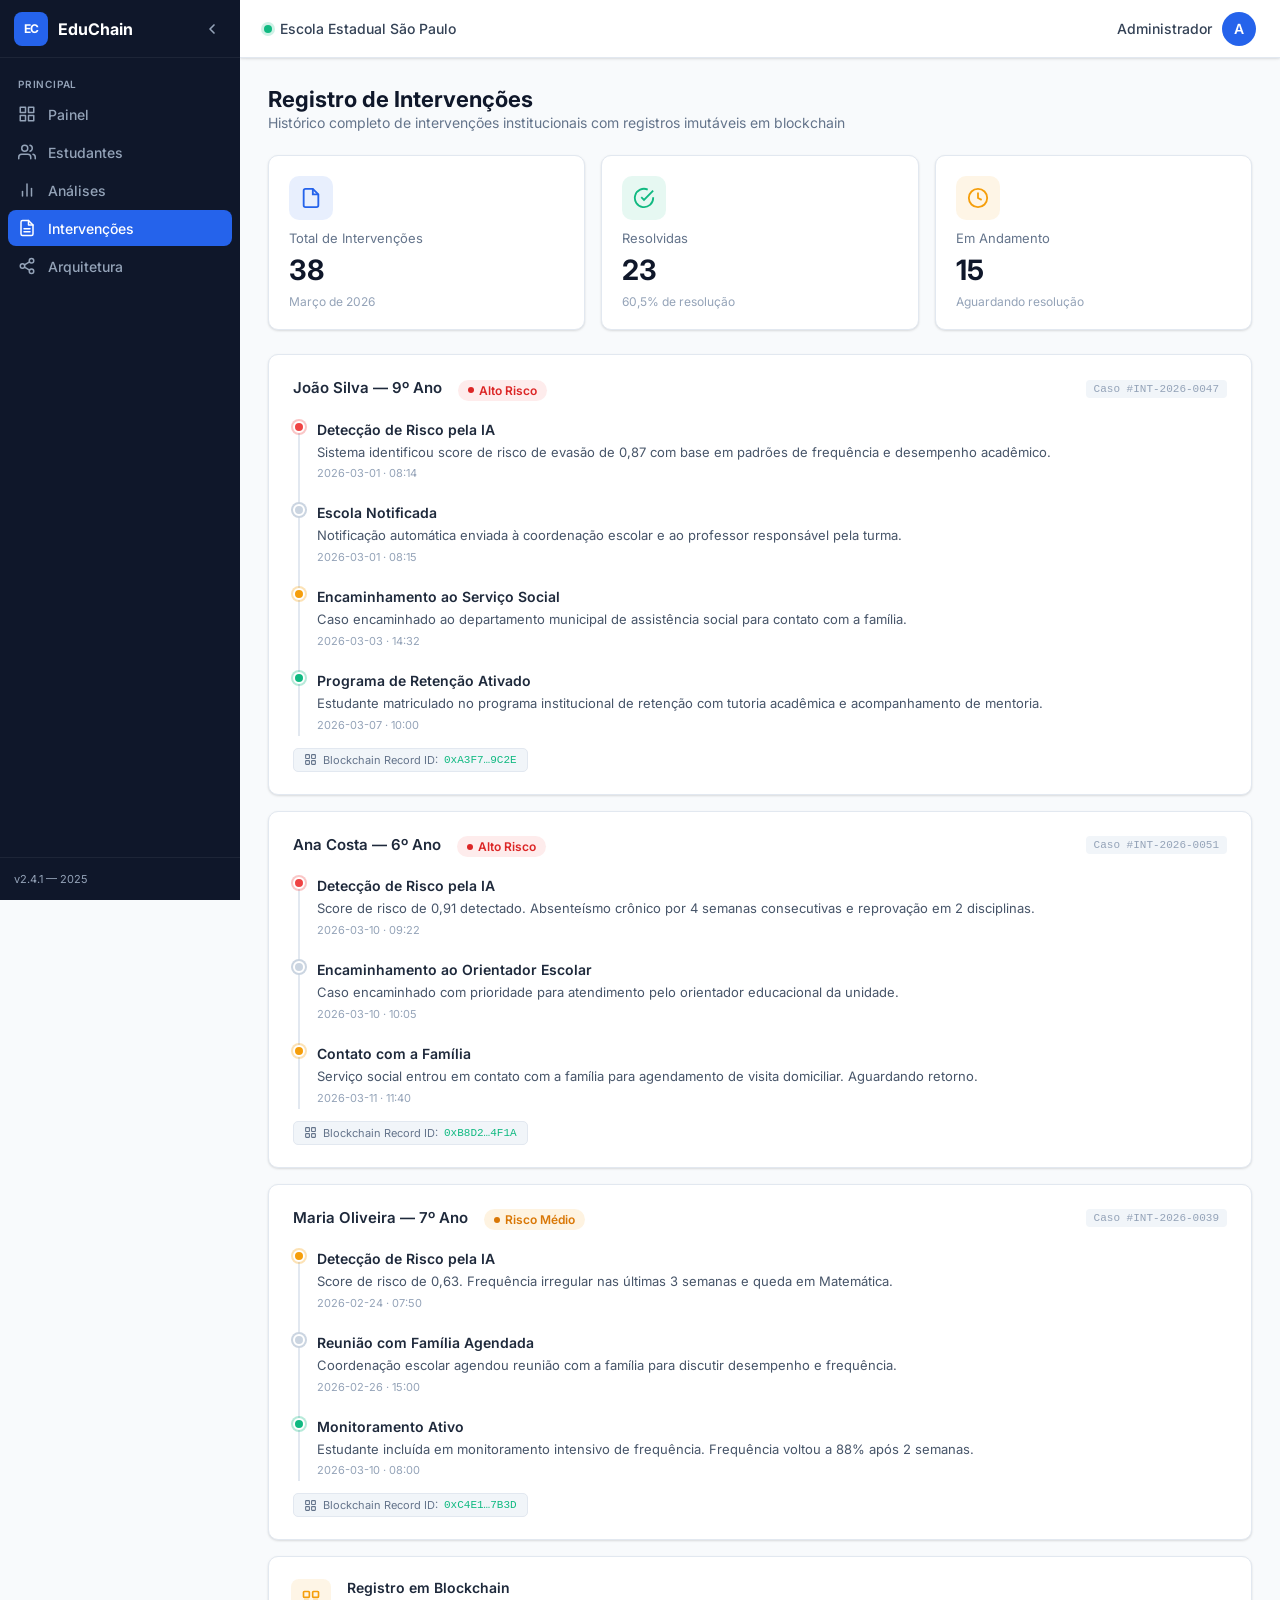
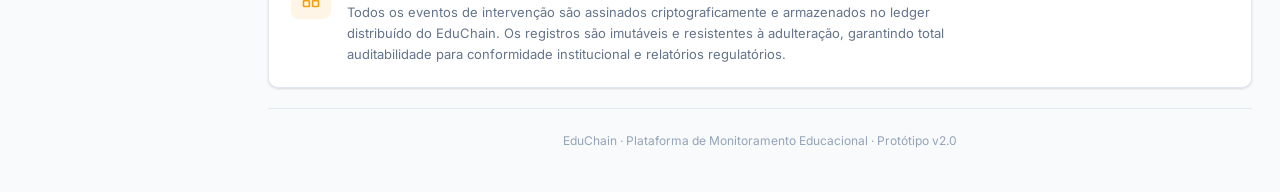
<file: intervencoes.html>
﻿<!DOCTYPE html>
<html lang="pt-BR">
<head>
  <meta charset="UTF-8">
  <meta name="viewport" content="width=device-width, initial-scale=1.0">
  <title>EduChain — Registro de Intervenções</title>
  <link href="https://fonts.googleapis.com/css2?family=Inter:wght@400;500;600;700&display=swap" rel="stylesheet">
  <link rel="stylesheet" href="css/styles.css">
</head>
<body>

<div class="app-wrapper">
  <div class="sidebar-overlay" id="sidebarOverlay"></div>

  <aside class="sidebar" id="sidebar">
    <div class="sidebar-header">
      <a href="index.html" class="sidebar-logo">
        <div class="logo-icon">EC</div>
        <span class="sidebar-brand">EduChain</span>
      </a>
      <button class="sidebar-toggle-btn" id="sidebarToggle" title="Colapsar menu">
        <svg width="16" height="16" viewBox="0 0 24 24" fill="none" stroke="currentColor" stroke-width="2.5" stroke-linecap="round" stroke-linejoin="round"><polyline points="15 18 9 12 15 6"></polyline></svg>
      </button>
    </div>
    <nav class="sidebar-nav">
      <div class="sidebar-section-title">Principal</div>
      <a href="index.html" class="sidebar-link" data-tooltip="Painel">
        <svg class="nav-icon" width="18" height="18" viewBox="0 0 24 24" fill="none" stroke="currentColor" stroke-width="2" stroke-linecap="round" stroke-linejoin="round"><rect x="3" y="3" width="7" height="7"/><rect x="14" y="3" width="7" height="7"/><rect x="14" y="14" width="7" height="7"/><rect x="3" y="14" width="7" height="7"/></svg>
        <span class="sidebar-label-text">Painel</span>
      </a>
      <a href="estudantes.html" class="sidebar-link" data-tooltip="Estudantes">
        <svg class="nav-icon" width="18" height="18" viewBox="0 0 24 24" fill="none" stroke="currentColor" stroke-width="2" stroke-linecap="round" stroke-linejoin="round"><path d="M17 21v-2a4 4 0 0 0-4-4H5a4 4 0 0 0-4 4v2"/><circle cx="9" cy="7" r="4"/><path d="M23 21v-2a4 4 0 0 0-3-3.87"/><path d="M16 3.13a4 4 0 0 1 0 7.75"/></svg>
        <span class="sidebar-label-text">Estudantes</span>
      </a>
      <a href="analises.html" class="sidebar-link" data-tooltip="Análises">
        <svg class="nav-icon" width="18" height="18" viewBox="0 0 24 24" fill="none" stroke="currentColor" stroke-width="2" stroke-linecap="round" stroke-linejoin="round"><line x1="18" y1="20" x2="18" y2="10"/><line x1="12" y1="20" x2="12" y2="4"/><line x1="6" y1="20" x2="6" y2="14"/></svg>
        <span class="sidebar-label-text">Análises</span>
      </a>
      <a href="intervencoes.html" class="sidebar-link" data-tooltip="Intervenções">
        <svg class="nav-icon" width="18" height="18" viewBox="0 0 24 24" fill="none" stroke="currentColor" stroke-width="2" stroke-linecap="round" stroke-linejoin="round"><path d="M14 2H6a2 2 0 0 0-2 2v16a2 2 0 0 0 2 2h12a2 2 0 0 0 2-2V8z"/><polyline points="14 2 14 8 20 8"/><line x1="16" y1="13" x2="8" y2="13"/><line x1="16" y1="17" x2="8" y2="17"/></svg>
        <span class="sidebar-label-text">Intervenções</span>
      </a>
      <a href="arquitetura.html" class="sidebar-link" data-tooltip="Arquitetura">
        <svg class="nav-icon" width="18" height="18" viewBox="0 0 24 24" fill="none" stroke="currentColor" stroke-width="2" stroke-linecap="round" stroke-linejoin="round"><circle cx="18" cy="5" r="3"/><circle cx="6" cy="12" r="3"/><circle cx="18" cy="19" r="3"/><line x1="8.59" y1="13.51" x2="15.42" y2="17.49"/><line x1="15.41" y1="6.51" x2="8.59" y2="10.49"/></svg>
        <span class="sidebar-label-text">Arquitetura</span>
      </a>
    </nav>
    <div class="sidebar-footer">
      <div class="sidebar-footer-info"><span class="sidebar-label-text">v2.4.1 — 2025</span></div>
    </div>
  </aside>

  <div class="main-wrapper" id="mainWrapper">
    <header class="topbar">
      <div class="topbar-left">
        <button class="mobile-toggle" id="mobileToggle" title="Menu">
          <svg width="20" height="20" viewBox="0 0 24 24" fill="none" stroke="currentColor" stroke-width="2" stroke-linecap="round" stroke-linejoin="round"><line x1="3" y1="12" x2="21" y2="12"/><line x1="3" y1="6" x2="21" y2="6"/><line x1="3" y1="18" x2="21" y2="18"/></svg>
        </button>
        <div class="school-badge">
          <span class="school-dot"></span>
          Escola Estadual São Paulo
        </div>
      </div>
      <div class="topbar-right">
        <div class="topbar-user">
          <span class="topbar-username">Administrador</span>
          <div class="avatar">A</div>
        </div>
      </div>
    </header>

    <main class="content">

      <div class="page-header">
        <div class="page-header-text">
          <h1>Registro de Intervenções</h1>
          <p>Histórico completo de intervenções institucionais com registros imutáveis em blockchain</p>
        </div>
      </div>

      <!-- Métricas -->
      <div class="metrics-grid metrics-grid-3">
        <div class="metric-card">
          <div class="metric-icon icon-blue">
            <svg width="22" height="22" fill="none" stroke="currentColor" stroke-width="2" viewBox="0 0 24 24"><path d="M14 2H6a2 2 0 0 0-2 2v16a2 2 0 0 0 2 2h12a2 2 0 0 0 2-2V8z"/><polyline points="14 2 14 8 20 8"/></svg>
          </div>
          <div class="metric-label">Total de Intervenções</div>
          <div class="metric-value">38</div>
          <div class="metric-sub">Março de 2026</div>
        </div>
        <div class="metric-card">
          <div class="metric-icon icon-green">
            <svg width="22" height="22" fill="none" stroke="currentColor" stroke-width="2" viewBox="0 0 24 24"><path d="M22 11.08V12a10 10 0 1 1-5.93-9.14"/><polyline points="22 4 12 14.01 9 11.01"/></svg>
          </div>
          <div class="metric-label">Resolvidas</div>
          <div class="metric-value">23</div>
          <div class="metric-sub">60,5% de resolução</div>
        </div>
        <div class="metric-card">
          <div class="metric-icon icon-yellow">
            <svg width="22" height="22" fill="none" stroke="currentColor" stroke-width="2" viewBox="0 0 24 24"><circle cx="12" cy="12" r="10"/><polyline points="12 6 12 12 16 14"/></svg>
          </div>
          <div class="metric-label">Em Andamento</div>
          <div class="metric-value">15</div>
          <div class="metric-sub">Aguardando resolução</div>
        </div>
      </div>

      <!-- Caso 1: João Silva -->
      <div class="intervention-card">
        <div class="intervention-card-header">
          <div>
            <span class="intervention-student">João Silva — 9º Ano</span>
            <span class="badge badge-high" style="margin-left:12px"><span class="badge-dot"></span>Alto Risco</span>
          </div>
          <span class="intervention-id">Caso #INT-2026-0047</span>
        </div>
        <div class="timeline">
          <div class="tl-item">
            <div class="tl-rail"><div class="tl-dot dot-red"></div><div class="tl-line"></div></div>
            <div class="tl-content">
              <div class="tl-title">Detecção de Risco pela IA</div>
              <div class="tl-desc">Sistema identificou score de risco de evasão de 0,87 com base em padrões de frequência e desempenho acadêmico.</div>
              <div class="tl-time">2026-03-01 · 08:14</div>
            </div>
          </div>
          <div class="tl-item">
            <div class="tl-rail"><div class="tl-dot"></div><div class="tl-line"></div></div>
            <div class="tl-content">
              <div class="tl-title">Escola Notificada</div>
              <div class="tl-desc">Notificação automática enviada à coordenação escolar e ao professor responsável pela turma.</div>
              <div class="tl-time">2026-03-01 · 08:15</div>
            </div>
          </div>
          <div class="tl-item">
            <div class="tl-rail"><div class="tl-dot dot-yellow"></div><div class="tl-line"></div></div>
            <div class="tl-content">
              <div class="tl-title">Encaminhamento ao Serviço Social</div>
              <div class="tl-desc">Caso encaminhado ao departamento municipal de assistência social para contato com a família.</div>
              <div class="tl-time">2026-03-03 · 14:32</div>
            </div>
          </div>
          <div class="tl-item">
            <div class="tl-rail"><div class="tl-dot dot-green"></div></div>
            <div class="tl-content">
              <div class="tl-title">Programa de Retenção Ativado</div>
              <div class="tl-desc">Estudante matriculado no programa institucional de retenção com tutoria acadêmica e acompanhamento de mentoria.</div>
              <div class="tl-time">2026-03-07 · 10:00</div>
            </div>
          </div>
        </div>
        <div class="blockchain-tag">
          <svg width="13" height="13" fill="none" stroke="currentColor" stroke-width="2" viewBox="0 0 24 24"><rect x="3" y="3" width="7" height="7" rx="1"/><rect x="14" y="3" width="7" height="7" rx="1"/><rect x="3" y="14" width="7" height="7" rx="1"/><rect x="14" y="14" width="7" height="7" rx="1"/></svg>
          Blockchain Record ID: <code>0xA3F7…9C2E</code>
        </div>
      </div>

      <!-- Caso 2: Ana Costa -->
      <div class="intervention-card">
        <div class="intervention-card-header">
          <div>
            <span class="intervention-student">Ana Costa — 6º Ano</span>
            <span class="badge badge-high" style="margin-left:12px"><span class="badge-dot"></span>Alto Risco</span>
          </div>
          <span class="intervention-id">Caso #INT-2026-0051</span>
        </div>
        <div class="timeline">
          <div class="tl-item">
            <div class="tl-rail"><div class="tl-dot dot-red"></div><div class="tl-line"></div></div>
            <div class="tl-content">
              <div class="tl-title">Detecção de Risco pela IA</div>
              <div class="tl-desc">Score de risco de 0,91 detectado. Absenteísmo crônico por 4 semanas consecutivas e reprovação em 2 disciplinas.</div>
              <div class="tl-time">2026-03-10 · 09:22</div>
            </div>
          </div>
          <div class="tl-item">
            <div class="tl-rail"><div class="tl-dot"></div><div class="tl-line"></div></div>
            <div class="tl-content">
              <div class="tl-title">Encaminhamento ao Orientador Escolar</div>
              <div class="tl-desc">Caso encaminhado com prioridade para atendimento pelo orientador educacional da unidade.</div>
              <div class="tl-time">2026-03-10 · 10:05</div>
            </div>
          </div>
          <div class="tl-item">
            <div class="tl-rail"><div class="tl-dot dot-yellow"></div></div>
            <div class="tl-content">
              <div class="tl-title">Contato com a Família</div>
              <div class="tl-desc">Serviço social entrou em contato com a família para agendamento de visita domiciliar. Aguardando retorno.</div>
              <div class="tl-time">2026-03-11 · 11:40</div>
            </div>
          </div>
        </div>
        <div class="blockchain-tag">
          <svg width="13" height="13" fill="none" stroke="currentColor" stroke-width="2" viewBox="0 0 24 24"><rect x="3" y="3" width="7" height="7" rx="1"/><rect x="14" y="3" width="7" height="7" rx="1"/><rect x="3" y="14" width="7" height="7" rx="1"/><rect x="14" y="14" width="7" height="7" rx="1"/></svg>
          Blockchain Record ID: <code>0xB8D2…4F1A</code>
        </div>
      </div>

      <!-- Caso 3: Maria Oliveira -->
      <div class="intervention-card">
        <div class="intervention-card-header">
          <div>
            <span class="intervention-student">Maria Oliveira — 7º Ano</span>
            <span class="badge badge-medium" style="margin-left:12px"><span class="badge-dot"></span>Risco Médio</span>
          </div>
          <span class="intervention-id">Caso #INT-2026-0039</span>
        </div>
        <div class="timeline">
          <div class="tl-item">
            <div class="tl-rail"><div class="tl-dot dot-yellow"></div><div class="tl-line"></div></div>
            <div class="tl-content">
              <div class="tl-title">Detecção de Risco pela IA</div>
              <div class="tl-desc">Score de risco de 0,63. Frequência irregular nas últimas 3 semanas e queda em Matemática.</div>
              <div class="tl-time">2026-02-24 · 07:50</div>
            </div>
          </div>
          <div class="tl-item">
            <div class="tl-rail"><div class="tl-dot"></div><div class="tl-line"></div></div>
            <div class="tl-content">
              <div class="tl-title">Reunião com Família Agendada</div>
              <div class="tl-desc">Coordenação escolar agendou reunião com a família para discutir desempenho e frequência.</div>
              <div class="tl-time">2026-02-26 · 15:00</div>
            </div>
          </div>
          <div class="tl-item">
            <div class="tl-rail"><div class="tl-dot dot-green"></div></div>
            <div class="tl-content">
              <div class="tl-title">Monitoramento Ativo</div>
              <div class="tl-desc">Estudante incluída em monitoramento intensivo de frequência. Frequência voltou a 88% após 2 semanas.</div>
              <div class="tl-time">2026-03-10 · 08:00</div>
            </div>
          </div>
        </div>
        <div class="blockchain-tag">
          <svg width="13" height="13" fill="none" stroke="currentColor" stroke-width="2" viewBox="0 0 24 24"><rect x="3" y="3" width="7" height="7" rx="1"/><rect x="14" y="3" width="7" height="7" rx="1"/><rect x="3" y="14" width="7" height="7" rx="1"/><rect x="14" y="14" width="7" height="7" rx="1"/></svg>
          Blockchain Record ID: <code>0xC4E1…7B3D</code>
        </div>
      </div>

      <!-- Nota Blockchain -->
      <div class="section-card">
        <div class="section-body padded">
          <div style="display:flex;gap:16px;align-items:flex-start">
            <div style="flex-shrink:0;width:40px;height:40px;background:var(--yellow-bg);border-radius:8px;display:flex;align-items:center;justify-content:center">
              <svg width="20" height="20" fill="none" stroke="var(--yellow)" stroke-width="2" viewBox="0 0 24 24"><rect x="3" y="3" width="7" height="7" rx="1"/><rect x="14" y="3" width="7" height="7" rx="1"/><rect x="3" y="14" width="7" height="7" rx="1"/><rect x="14" y="14" width="7" height="7" rx="1"/></svg>
            </div>
            <div>
              <h3 style="font-size:14px;font-weight:600;color:var(--gray-800);margin-bottom:6px">Registro em Blockchain</h3>
              <p style="font-size:13px;color:var(--gray-500);line-height:1.6;max-width:640px">
                Todos os eventos de intervenção são assinados criptograficamente e armazenados no ledger distribuído do EduChain. Os registros são imutáveis e resistentes à adulteração, garantindo total auditabilidade para conformidade institucional e relatórios regulatórios.
              </p>
            </div>
          </div>
        </div>
      </div>

      <div class="footer">EduChain · Plataforma de Monitoramento Educacional · Protótipo v2.0</div>
    </main>
  </div>
</div>

<script src="js/script.js"></script>
</body>
</html>
</file>
<file: css/styles.css>
﻿/* ══════════════════════════════════════════════════
   EduChain — Educational Monitoring Platform
   Shared Stylesheet v2 (Sidebar Layout)
   ══════════════════════════════════════════════════ */

/* ═══════════════   TOKENS   ═══════════════ */
:root {
  /* Sidebar */
  --sidebar-bg:     #0f172a;
  --sidebar-hover:  #1e293b;
  --sidebar-active: #2563eb;
  --sidebar-text:   #94a3b8;
  --sidebar-w:      240px;
  --sidebar-cw:     68px;
  --topbar-h:       58px;

  /* Brand */
  --blue:       #2563eb;
  --blue-accent:#2563eb;
  --blue-soft:  rgba(37,99,235,.1);
  --green:      #10b981;
  --yellow:     #f59e0b;
  --yellow-bg:  rgba(245,158,11,.1);
  --red:        #ef4444;
  --navy:       #0f172a;

  /* Page */
  --page-bg: #f8fafc;
  --white:   #ffffff;

  /* Greys */
  --gray-50:  #f8fafc;
  --gray-100: #f1f5f9;
  --gray-200: #e2e8f0;
  --gray-300: #cbd5e1;
  --gray-400: #94a3b8;
  --gray-500: #64748b;
  --gray-600: #475569;
  --gray-700: #334155;
  --gray-800: #1e293b;
  --gray-900: #0f172a;

  /* Surfaces */
  --radius:    10px;
  --shadow-sm: 0 1px 3px rgba(0,0,0,.08), 0 1px 2px rgba(0,0,0,.06);
  --shadow-md: 0 4px 6px rgba(0,0,0,.07), 0 2px 4px rgba(0,0,0,.06);
  --shadow-lg: 0 10px 15px rgba(0,0,0,.1), 0 4px 6px rgba(0,0,0,.07);
  --transition: 200ms ease;
}

/* ═══════════════   RESET   ═══════════════ */
*, *::before, *::after { box-sizing: border-box; margin: 0; padding: 0; }
body {
  font-family: 'Inter', system-ui, sans-serif;
  background: var(--page-bg);
  color: var(--gray-800);
  min-height: 100vh;
  overflow-x: hidden;
}
a { text-decoration: none; color: inherit; }
button { cursor: pointer; border: none; background: none; }

/* ═══════════════════════════════════════════════
   SIDEBAR
   ═══════════════════════════════════════════════ */
.app-wrapper { display: flex; min-height: 100vh; }

.sidebar {
  width: var(--sidebar-w);
  min-height: 100vh;
  background: var(--sidebar-bg);
  display: flex;
  flex-direction: column;
  position: fixed;
  top: 0; left: 0; bottom: 0;
  transition: width var(--transition);
  z-index: 200;
  overflow: hidden;
}
.sidebar.collapsed { width: var(--sidebar-cw); }

.sidebar-header {
  display: flex;
  align-items: center;
  justify-content: space-between;
  padding: 0 14px;
  height: var(--topbar-h);
  border-bottom: 1px solid rgba(255,255,255,.06);
  flex-shrink: 0;
}
.sidebar-logo { display: flex; align-items: center; gap: 10px; min-width: 0; }
.logo-icon {
  width: 34px; height: 34px;
  border-radius: 8px;
  background: var(--blue);
  color: var(--white);
  font-size: 12px;
  font-weight: 700;
  display: flex;
  align-items: center;
  justify-content: center;
  flex-shrink: 0;
  letter-spacing: -.5px;
}
.sidebar-brand {
  font-size: 16px;
  font-weight: 700;
  color: var(--white);
  white-space: nowrap;
  opacity: 1;
  transition: opacity var(--transition);
}
.sidebar.collapsed .sidebar-brand { opacity: 0; pointer-events: none; }

.sidebar-toggle-btn {
  width: 28px; height: 28px;
  border-radius: 6px;
  color: var(--sidebar-text);
  display: flex;
  align-items: center;
  justify-content: center;
  transition: background var(--transition), transform var(--transition);
  flex-shrink: 0;
}
.sidebar-toggle-btn:hover { background: var(--sidebar-hover); color: var(--white); }
.sidebar.collapsed .sidebar-toggle-btn { transform: rotate(180deg); }

.sidebar-nav {
  flex: 1;
  padding: 12px 8px;
  overflow-y: auto;
  overflow-x: hidden;
}
.sidebar-nav::-webkit-scrollbar { width: 4px; }
.sidebar-nav::-webkit-scrollbar-track { background: transparent; }
.sidebar-nav::-webkit-scrollbar-thumb { background: rgba(255,255,255,.1); border-radius: 2px; }

.sidebar-section-title {
  font-size: 10px;
  font-weight: 600;
  letter-spacing: .08em;
  text-transform: uppercase;
  color: var(--sidebar-text);
  padding: 8px 10px 6px;
  white-space: nowrap;
  opacity: 1;
  transition: opacity var(--transition);
}
.sidebar.collapsed .sidebar-section-title { opacity: 0; }

.sidebar-link {
  display: flex;
  align-items: center;
  gap: 12px;
  padding: 9px 10px;
  border-radius: 8px;
  color: var(--sidebar-text);
  font-size: 14px;
  font-weight: 500;
  white-space: nowrap;
  transition: background var(--transition), color var(--transition);
  margin-bottom: 2px;
  position: relative;
}
.sidebar-link:hover  { background: var(--sidebar-hover); color: var(--white); }
.sidebar-link.active { background: var(--sidebar-active); color: var(--white); }
.nav-icon { flex-shrink: 0; }

.sidebar-label-text { opacity: 1; transition: opacity var(--transition); }
.sidebar.collapsed .sidebar-label-text { opacity: 0; }

.sidebar.collapsed .sidebar-link::after {
  content: attr(data-tooltip);
  position: absolute;
  left: calc(var(--sidebar-cw) + 8px);
  top: 50%; transform: translateY(-50%);
  background: var(--gray-800);
  color: var(--white);
  font-size: 13px;
  padding: 5px 10px;
  border-radius: 6px;
  white-space: nowrap;
  opacity: 0;
  pointer-events: none;
  transition: opacity var(--transition);
  z-index: 300;
}
.sidebar.collapsed .sidebar-link:hover::after { opacity: 1; }

.sidebar-footer {
  border-top: 1px solid rgba(255,255,255,.06);
  padding: 14px;
  flex-shrink: 0;
}
.sidebar-footer-info { font-size: 11px; color: var(--sidebar-text); white-space: nowrap; }

.sidebar-overlay {
  display: none;
  position: fixed;
  inset: 0;
  background: rgba(0,0,0,.5);
  z-index: 199;
  backdrop-filter: blur(2px);
}
.sidebar-overlay.active { display: block; }

/* ═══════════════════════════════════════════════
   MAIN WRAPPER + TOPBAR
   ═══════════════════════════════════════════════ */
.main-wrapper {
  flex: 1;
  display: flex;
  flex-direction: column;
  min-height: 100vh;
  margin-left: var(--sidebar-w);
  transition: margin-left var(--transition);
}
.sidebar.collapsed ~ .main-wrapper { margin-left: var(--sidebar-cw); }

.topbar {
  height: var(--topbar-h);
  background: var(--white);
  border-bottom: 1px solid var(--gray-200);
  display: flex;
  align-items: center;
  justify-content: space-between;
  padding: 0 24px;
  position: sticky;
  top: 0;
  z-index: 100;
  box-shadow: var(--shadow-sm);
}
.topbar-left { display: flex; align-items: center; gap: 16px; }
.mobile-toggle {
  display: none;
  width: 36px; height: 36px;
  border-radius: 8px;
  color: var(--gray-600);
  align-items: center;
  justify-content: center;
  transition: background var(--transition);
}
.mobile-toggle:hover { background: var(--gray-100); }
.school-badge {
  display: flex;
  align-items: center;
  gap: 8px;
  font-size: 14px;
  font-weight: 500;
  color: var(--gray-700);
}
.school-dot {
  width: 8px; height: 8px;
  border-radius: 50%;
  background: var(--green);
  box-shadow: 0 0 0 3px rgba(16,185,129,.2);
}
.topbar-right { display: flex; align-items: center; gap: 12px; }
.topbar-user  { display: flex; align-items: center; gap: 10px; }
.topbar-username { font-size: 14px; font-weight: 500; color: var(--gray-700); }
.avatar {
  width: 34px; height: 34px;
  border-radius: 50%;
  background: var(--blue);
  color: var(--white);
  font-size: 14px;
  font-weight: 600;
  display: flex;
  align-items: center;
  justify-content: center;
}

/* ═══════════════════════════════════════════════
   CONTENT AREA
   ═══════════════════════════════════════════════ */
.content { flex: 1; padding: 28px; }

/* ═══════════════════════════════════════════════
   PAGE HEADER
   ═══════════════════════════════════════════════ */
.page-header {
  display: flex;
  align-items: center;
  justify-content: space-between;
  margin-bottom: 24px;
  gap: 16px;
}
.page-header-text h1 { font-size: 22px; font-weight: 700; color: var(--gray-900); }
.page-header-text p  { font-size: 14px; color: var(--gray-500); margin-top: 2px; }

/* ═══════════════════════════════════════════════
   METRICS GRID
   ═══════════════════════════════════════════════ */
.metrics-grid {
  display: grid;
  grid-template-columns: repeat(4, 1fr);
  gap: 16px;
  margin-bottom: 24px;
}
.metric-card {
  background: var(--white);
  border: 1px solid var(--gray-200);
  border-radius: var(--radius);
  padding: 20px;
  display: flex;
  flex-direction: column;
  gap: 10px;
  box-shadow: var(--shadow-sm);
  transition: box-shadow var(--transition);
}
.metric-card:hover { box-shadow: var(--shadow-md); }
.metric-icon {
  width: 44px; height: 44px;
  border-radius: 10px;
  display: flex;
  align-items: center;
  justify-content: center;
}
.icon-blue   { background: rgba(37,99,235,.1);  color: var(--blue); }
.icon-green  { background: rgba(16,185,129,.1); color: var(--green); }
.icon-yellow { background: rgba(245,158,11,.1); color: var(--yellow); }
.icon-red    { background: rgba(239,68,68,.1);  color: var(--red); }
.metric-label { font-size: 13px; color: var(--gray-500); }
.metric-value { font-size: 28px; font-weight: 700; color: var(--gray-900); line-height: 1; }
.metric-sub   { font-size: 12px; color: var(--gray-400); }

/* ═══════════════════════════════════════════════
   SECTION CARD
   ═══════════════════════════════════════════════ */
.section-card {
  background: var(--white);
  border: 1px solid var(--gray-200);
  border-radius: var(--radius);
  box-shadow: var(--shadow-sm);
  margin-bottom: 20px;
  overflow: hidden;
}
.section-header {
  padding: 18px 22px;
  border-bottom: 1px solid var(--gray-100);
  display: flex;
  align-items: center;
  justify-content: space-between;
  gap: 12px;
}
.section-header h2 { font-size: 15px; font-weight: 600; color: var(--gray-800); }
.section-body.padded { padding: 22px; }

/* ═══════════════════════════════════════════════
   GRID HELPERS
   ═══════════════════════════════════════════════ */
.two-col    { display: grid; grid-template-columns: 1fr 1fr; gap: 20px; margin-bottom: 20px; }
.tech-grid  { display: grid; grid-template-columns: repeat(3, 1fr); gap: 16px; }
.chart-grid { display: grid; grid-template-columns: 2fr 1fr; gap: 20px; margin-bottom: 20px; }

/* ═══════════════════════════════════════════════
   DATA TABLE
   ═══════════════════════════════════════════════ */
.table-wrap { overflow-x: auto; }
.data-table { width: 100%; border-collapse: collapse; font-size: 14px; }
.data-table th {
  text-align: left;
  padding: 11px 20px;
  font-size: 11px;
  font-weight: 600;
  text-transform: uppercase;
  letter-spacing: .06em;
  color: var(--gray-400);
  background: var(--gray-50);
  border-bottom: 1px solid var(--gray-100);
}
.data-table td {
  padding: 13px 20px;
  border-bottom: 1px solid var(--gray-100);
  color: var(--gray-700);
}
.data-table tbody tr:last-child td { border-bottom: none; }
.data-table tbody tr:hover td { background: var(--gray-50); }

/* ═══════════════════════════════════════════════
   BADGES
   ═══════════════════════════════════════════════ */
.badge {
  display: inline-flex;
  align-items: center;
  gap: 5px;
  padding: 3px 10px;
  border-radius: 20px;
  font-size: 12px;
  font-weight: 600;
}
.badge-high   { background: rgba(239,68,68,.1);   color: #dc2626; }
.badge-medium { background: rgba(245,158,11,.12); color: #d97706; }
.badge-low    { background: rgba(16,185,129,.1);  color: #059669; }
.badge-blue   { background: rgba(37,99,235,.1);   color: #1d4ed8; }
.badge-gray   { background: var(--gray-100); color: var(--gray-600); }
.badge-dot    { width: 6px; height: 6px; border-radius: 50%; background: currentColor; }

/* ═══════════════════════════════════════════════
   PERFORMANCE BAR
   ═══════════════════════════════════════════════ */
.perf-bar-container { display: flex; align-items: center; gap: 8px; }
.perf-bar-track {
  flex: 1;
  height: 6px;
  background: var(--gray-100);
  border-radius: 3px;
  overflow: hidden;
  min-width: 60px;
}
.perf-bar-fill { height: 100%; border-radius: 3px; }
.perf-label { font-size: 12px; color: var(--gray-500); white-space: nowrap; }

/* ═══════════════════════════════════════════════
   BUTTONS
   ═══════════════════════════════════════════════ */
.btn {
  display: inline-flex;
  align-items: center;
  gap: 6px;
  padding: 8px 16px;
  border-radius: 8px;
  font-size: 13px;
  font-weight: 600;
  transition: all var(--transition);
  white-space: nowrap;
  cursor: pointer;
}
.btn-primary {
  background: var(--blue);
  color: var(--white);
  border: 1px solid var(--blue);
}
.btn-primary:hover { background: #1d4ed8; border-color: #1d4ed8; }
.btn-outline {
  background: transparent;
  color: var(--gray-700);
  border: 1px solid var(--gray-300);
}
.btn-outline:hover { background: var(--gray-50); border-color: var(--gray-400); }
.btn-sm { padding: 5px 12px; font-size: 12px; }
.btn-group { display: flex; gap: 8px; flex-wrap: wrap; }

/* ═══════════════════════════════════════════════
   CASE PANELS (expandable, estudantes.html)
   ═══════════════════════════════════════════════ */
.case-panel {
  display: none;
  background: var(--gray-50);
  border-top: 2px solid var(--blue);
  padding: 22px;
}
.case-panel.open { display: block; }
.case-grid {
  display: grid;
  grid-template-columns: 1fr 1fr;
  gap: 20px;
}
.case-block h3 {
  font-size: 12px;
  font-weight: 600;
  color: var(--gray-500);
  text-transform: uppercase;
  letter-spacing: .06em;
  margin-bottom: 12px;
}
.case-meta { display: flex; flex-direction: column; gap: 4px; }
.case-meta-row {
  display: flex;
  justify-content: space-between;
  font-size: 14px;
  padding: 6px 0;
  border-bottom: 1px solid var(--gray-200);
}
.case-meta-row:last-child { border-bottom: none; }
.case-meta-label { color: var(--gray-500); }
.case-meta-value { font-weight: 600; color: var(--gray-800); }

.pattern-list, .action-list {
  list-style: none;
  display: flex;
  flex-direction: column;
  gap: 8px;
}
.pattern-list li { font-size: 13px; color: var(--gray-700); padding-left: 16px; position: relative; }
.action-list  li { font-size: 13px; color: var(--gray-700); padding-left: 16px; position: relative; }
.pattern-list li::before { content: "▸"; position: absolute; left: 0; color: var(--blue); }
.action-list  li::before { content: "✓"; position: absolute; left: 0; color: var(--green); }
.case-actions { grid-column: 1 / -1; padding-top: 16px; border-top: 1px solid var(--gray-200); }

/* ═══════════════════════════════════════════════
   TIMELINE (tl-* classes)
   ═══════════════════════════════════════════════ */
.timeline { position: relative; padding-left: 24px; }
.timeline::before {
  content: '';
  position: absolute;
  left: 5px; top: 8px; bottom: 0;
  width: 2px;
  background: var(--gray-200);
}
.tl-item { display: flex; gap: 16px; margin-bottom: 20px; position: relative; }
.tl-item:last-child { margin-bottom: 0; }
.tl-rail { position: absolute; left: -24px; top: 0; display: flex; flex-direction: column; align-items: center; }
.tl-dot {
  width: 12px; height: 12px;
  border-radius: 50%;
  background: var(--gray-300);
  border: 2px solid var(--white);
  box-shadow: 0 0 0 2px var(--gray-300);
  flex-shrink: 0;
}
.tl-dot.dot-red    { background: var(--red);    box-shadow: 0 0 0 2px rgba(239,68,68,.3); }
.tl-dot.dot-green  { background: var(--green);  box-shadow: 0 0 0 2px rgba(16,185,129,.3); }
.tl-dot.dot-yellow { background: var(--yellow); box-shadow: 0 0 0 2px rgba(245,158,11,.3); }
.tl-dot.dot-blue   { background: var(--blue);   box-shadow: 0 0 0 2px rgba(37,99,235,.3); }
.tl-line { width: 2px; flex: 1; background: var(--gray-200); margin-top: 4px; min-height: 24px; }
.tl-content { flex: 1; padding-bottom: 4px; }
.tl-title { font-size: 14px; font-weight: 600; color: var(--gray-800); margin-bottom: 4px; }
.tl-desc  { font-size: 13px; color: var(--gray-600); line-height: 1.6; }
.tl-time  { font-size: 11px; color: var(--gray-400); margin-top: 4px; }

/* ═══════════════════════════════════════════════
   BLOCKCHAIN TAG
   ═══════════════════════════════════════════════ */
.blockchain-tag {
  display: inline-flex;
  align-items: center;
  gap: 6px;
  font-size: 11px;
  color: var(--gray-500);
  background: var(--gray-100);
  border: 1px solid var(--gray-200);
  border-radius: 5px;
  padding: 4px 10px;
  margin-top: 12px;
}
.blockchain-tag code { font-family: 'Courier New', monospace; color: var(--green); }

/* ═══════════════════════════════════════════════
   ARCHITECTURE SVG DIAGRAM
   ═══════════════════════════════════════════════ */
.arch-svg-wrapper {
  display: flex;
  justify-content: center;
  padding: 24px 0;
  overflow-x: auto;
}
.arch-svg-wrapper svg { max-width: 100%; height: auto; }

/* ═══════════════════════════════════════════════
   TECH CARDS (arquitetura.html)
   ═══════════════════════════════════════════════ */
.tech-card {
  background: var(--gray-50);
  border: 1px solid var(--gray-200);
  border-radius: var(--radius);
  padding: 18px;
}
.tech-card-label {
  font-size: 10px;
  text-transform: uppercase;
  letter-spacing: .08em;
  color: var(--gray-400);
  margin-bottom: 6px;
}
.tech-card h4 { font-size: 14px; font-weight: 600; color: var(--gray-800); margin-bottom: 8px; }
.tech-card p  { font-size: 13px; color: var(--gray-500); line-height: 1.6; }

/* ═══════════════════════════════════════════════
   CHART CONTAINERS (analises.html via Chart.js)
   ═══════════════════════════════════════════════ */
.chart-container { position: relative; width: 100%; }
.chart-container canvas { display: block; width: 100% !important; }
.chart-container-fixed { position: relative; height: 280px; }
.chart-container-sm    { position: relative; height: 240px; }

/* ═══════════════════════════════════════════════
   ANALYTICS (analises.html)
   ═══════════════════════════════════════════════ */
.stat-row {
  display: flex;
  justify-content: space-between;
  align-items: center;
  padding: 8px 0;
  border-bottom: 1px solid var(--gray-100);
  font-size: 14px;
}
.stat-row:last-child { border-bottom: none; }
.stat-row-label { color: var(--gray-600); }
.stat-row-value { font-weight: 600; color: var(--gray-800); }

.h-bar-group { margin-top: 8px; }
.h-bar-item { display: flex; align-items: center; gap: 12px; margin-bottom: 12px; }
.h-bar-label {
  font-size: 13px;
  color: var(--gray-600);
  width: 140px;
  flex-shrink: 0;
  text-align: right;
}
.h-bar-track {
  flex: 1;
  height: 22px;
  background: var(--gray-100);
  border-radius: 4px;
  overflow: hidden;
}
.h-bar-fill {
  height: 100%;
  border-radius: 4px;
  display: flex;
  align-items: center;
  padding-left: 8px;
  font-size: 11px;
  font-weight: 600;
  color: var(--white);
  transition: width .4s ease;
}
.h-bar-fill.bar-green  { background: var(--green); }
.h-bar-fill.bar-yellow { background: var(--yellow); }
.h-bar-fill.bar-red    { background: var(--red); }
.h-bar-fill.bar-blue   { background: var(--blue); }
.h-bar-fill.bar-navy   { background: var(--gray-800); }

.donut-stat { display: flex; align-items: center; gap: 20px; padding: 8px 0; }
.donut-ring {
  width: 72px; height: 72px;
  border-radius: 50%;
  position: relative;
  flex-shrink: 0;
}
.donut-ring::after {
  content: '';
  position: absolute;
  inset: 8px;
  border-radius: 50%;
  background: var(--white);
}
.donut-value {
  position: absolute;
  inset: 0;
  display: flex;
  align-items: center;
  justify-content: center;
  font-size: 16px;
  font-weight: 700;
  z-index: 1;
  color: var(--gray-800);
}
.donut-info { flex: 1; }
.donut-info-label { font-size: 14px; font-weight: 600; color: var(--gray-800); }
.donut-info-sub   { font-size: 12px; color: var(--gray-500); margin-top: 2px; }

/* ═══════════════════════════════════════════════
   INTERVENTION CARDS (intervencoes.html)
   ═══════════════════════════════════════════════ */
.intervention-card {
  background: var(--white);
  border: 1px solid var(--gray-200);
  border-radius: var(--radius);
  padding: 22px 24px;
  margin-bottom: 16px;
  box-shadow: var(--shadow-sm);
}
.intervention-card-header {
  display: flex;
  justify-content: space-between;
  align-items: center;
  margin-bottom: 20px;
  flex-wrap: wrap;
  gap: 8px;
}
.intervention-student { font-size: 15px; font-weight: 600; color: var(--gray-800); }
.intervention-id {
  font-size: 11px;
  font-family: 'Courier New', monospace;
  color: var(--gray-400);
  background: var(--gray-100);
  padding: 3px 8px;
  border-radius: 4px;
}

/* ═══════════════════════════════════════════════
   FOOTER
   ═══════════════════════════════════════════════ */
.footer {
  text-align: center;
  padding: 24px 0 16px;
  font-size: 12px;
  color: var(--gray-400);
  border-top: 1px solid var(--gray-200);
  margin-top: 16px;
}

/* ═══════════════════════════════════════════════
   GRID VARIANT — 3 columns
   ═══════════════════════════════════════════════ */
.metrics-grid-3 { grid-template-columns: repeat(3, 1fr); }

/* ═══════════════════════════════════════════════
   RESPONSIVE
   ═══════════════════════════════════════════════ */

/* ── Tablet landscape / small desktop ── */
@media (max-width: 1200px) {
  .metrics-grid   { grid-template-columns: repeat(2, 1fr); }
  .metrics-grid-3 { grid-template-columns: repeat(2, 1fr); }
  .chart-grid     { grid-template-columns: 1fr; }
  .tech-grid      { grid-template-columns: 1fr 1fr; }
}

/* ── Tablet portrait ── */
@media (max-width: 1024px) {
  .two-col   { grid-template-columns: 1fr; }
  .case-grid { grid-template-columns: 1fr; }
}

/* ── Mobile ── */
@media (max-width: 768px) {
  /* Sidebar off-canvas */
  .mobile-toggle { display: flex; }
  .sidebar {
    left: calc(-1 * var(--sidebar-w));
    width: var(--sidebar-w) !important;
    transition: left var(--transition);
  }
  .sidebar.mobile-open { left: 0; }
  .sidebar.collapsed   { left: calc(-1 * var(--sidebar-w)); }
  .main-wrapper { margin-left: 0 !important; }

  /* Topbar */
  .topbar-username { display: none; }

  /* Content */
  .content { padding: 20px 16px; }

  /* Grids → single column */
  .metrics-grid,
  .metrics-grid-3,
  .two-col,
  .tech-grid,
  .case-grid { grid-template-columns: 1fr; }

  /* Page header */
  .page-header { flex-direction: column; align-items: flex-start; }
  .page-header-text h1 { font-size: 20px; }
  .page-header-text p  { font-size: 13px; }

  /* Section cards */
  .section-header { padding: 14px 16px; }
  .section-body.padded { padding: 16px; }

  /* Tables — compact cells + hint scroll */
  .table-wrap { -webkit-overflow-scrolling: touch; }
  .data-table th, .data-table td { padding: 10px 14px; font-size: 13px; }

  /* Horizontal bars */
  .h-bar-label { width: 90px; font-size: 12px; }

  /* Metric cards */
  .metric-value { font-size: 24px; }

  /* Buttons — minimum 44px touch target */
  .btn { min-height: 44px; padding: 10px 16px; }
  .btn-sm { min-height: 36px; padding: 8px 12px; }
  .btn-group { gap: 8px; }

  /* Case panels */
  .case-panel { padding: 16px; }
  .case-meta-row { font-size: 13px; }

  /* Intervention cards */
  .intervention-card { padding: 16px; }
  .intervention-card-header { flex-direction: column; align-items: flex-start; gap: 8px; }
  .intervention-student { font-size: 14px; }

  /* Charts */
  .chart-container-fixed { height: 220px; }
  .chart-container-sm    { height: 200px; }

  /* Architecture SVG */
  .arch-svg-wrapper { padding: 16px 0; }
  .arch-svg-wrapper svg { min-width: 320px; }

  /* Donut stats */
  .donut-ring { width: 60px; height: 60px; }
  .donut-value { font-size: 14px; }
  .donut-stat { gap: 14px; }
}

/* ── Small phones ── */
@media (max-width: 480px) {
  .content { padding: 14px 10px; }
  .topbar  { padding: 0 12px; }

  .page-header-text h1 { font-size: 18px; }
  .metric-card { padding: 16px; }
  .metric-value { font-size: 22px; }
  .metric-label { font-size: 12px; }

  .section-header h2 { font-size: 14px; }
  .section-header { padding: 12px 14px; }
  .section-body.padded { padding: 14px; }

  /* Tables — further compact */
  .data-table th, .data-table td { padding: 8px 10px; font-size: 12px; white-space: nowrap; }

  /* Buttons — stack vertically in groups */
  .btn-group { flex-direction: column; }
  .btn-group .btn { width: 100%; justify-content: center; }

  /* Timeline */
  .tl-title { font-size: 13px; }
  .tl-desc  { font-size: 12px; }

  /* Footer */
  .footer { font-size: 11px; padding: 16px 0 12px; }

  /* School badge */
  .school-badge { font-size: 12px; }
}
</file>
